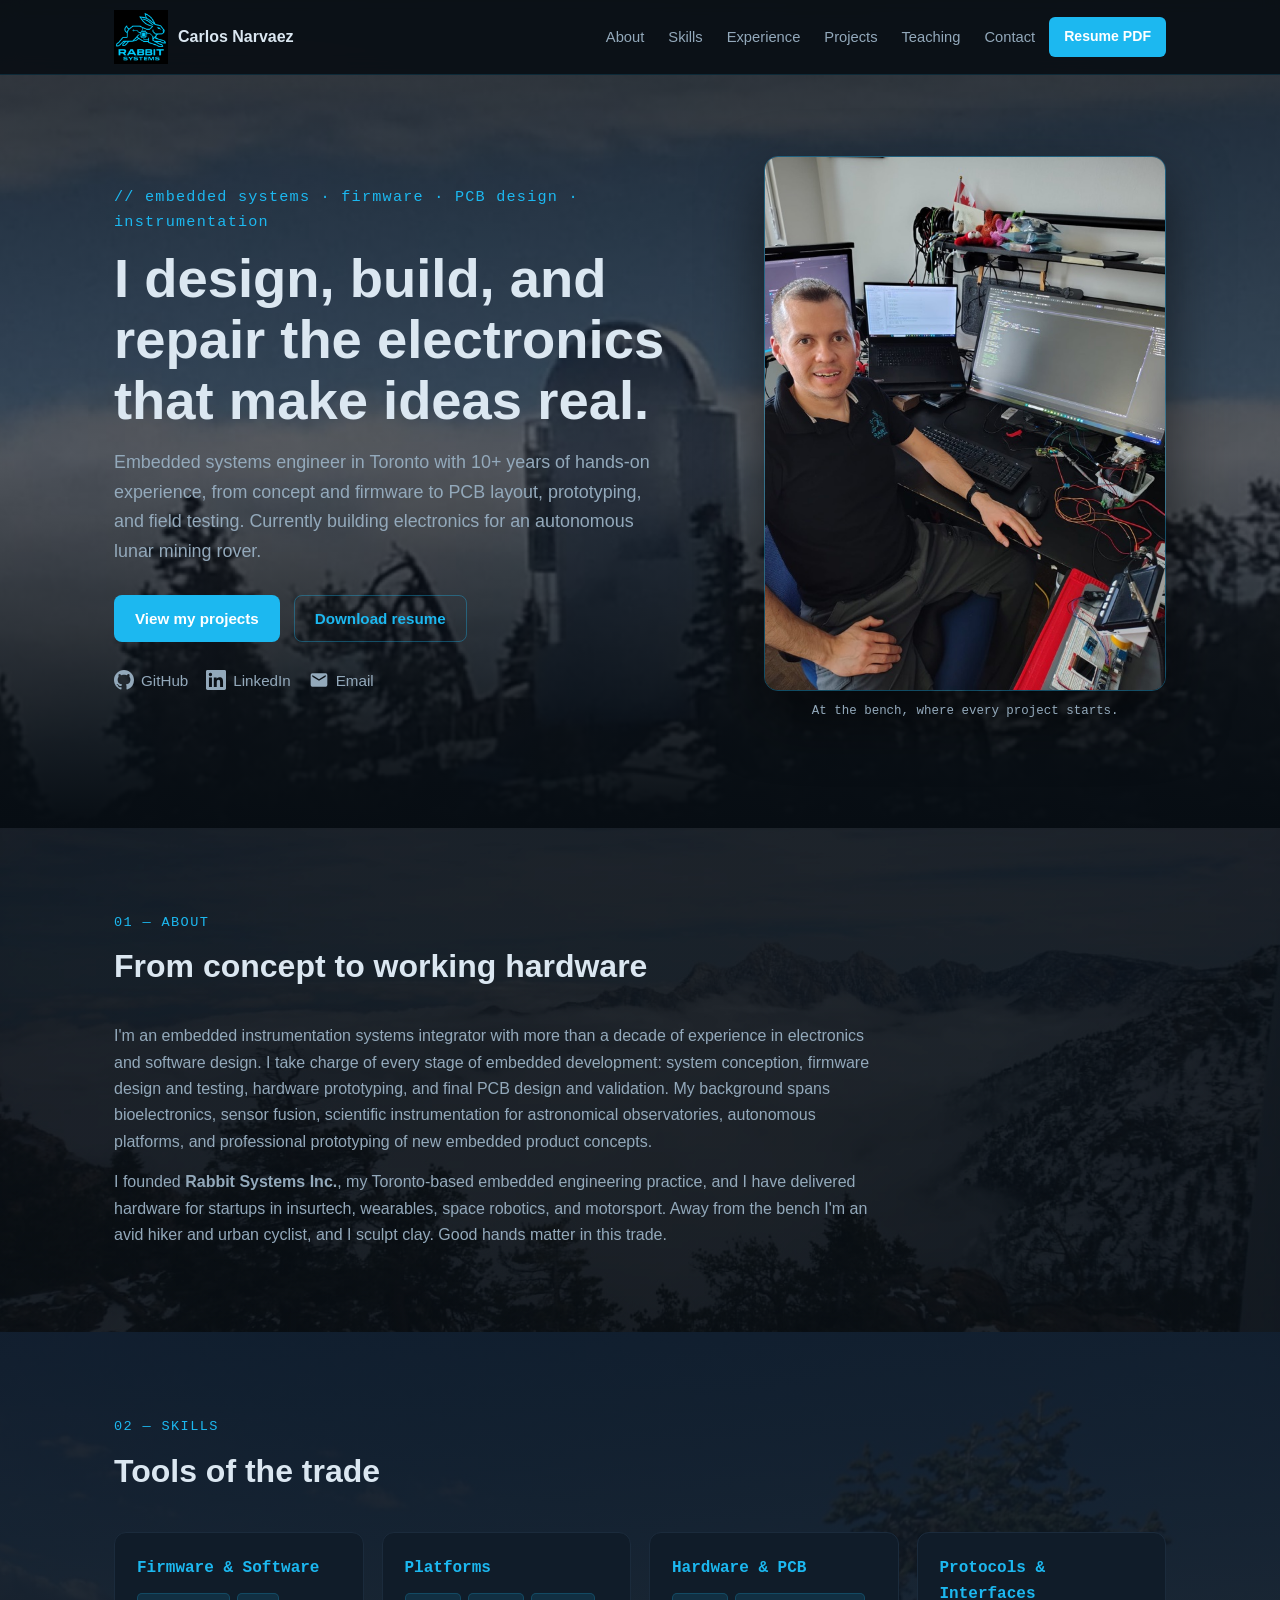
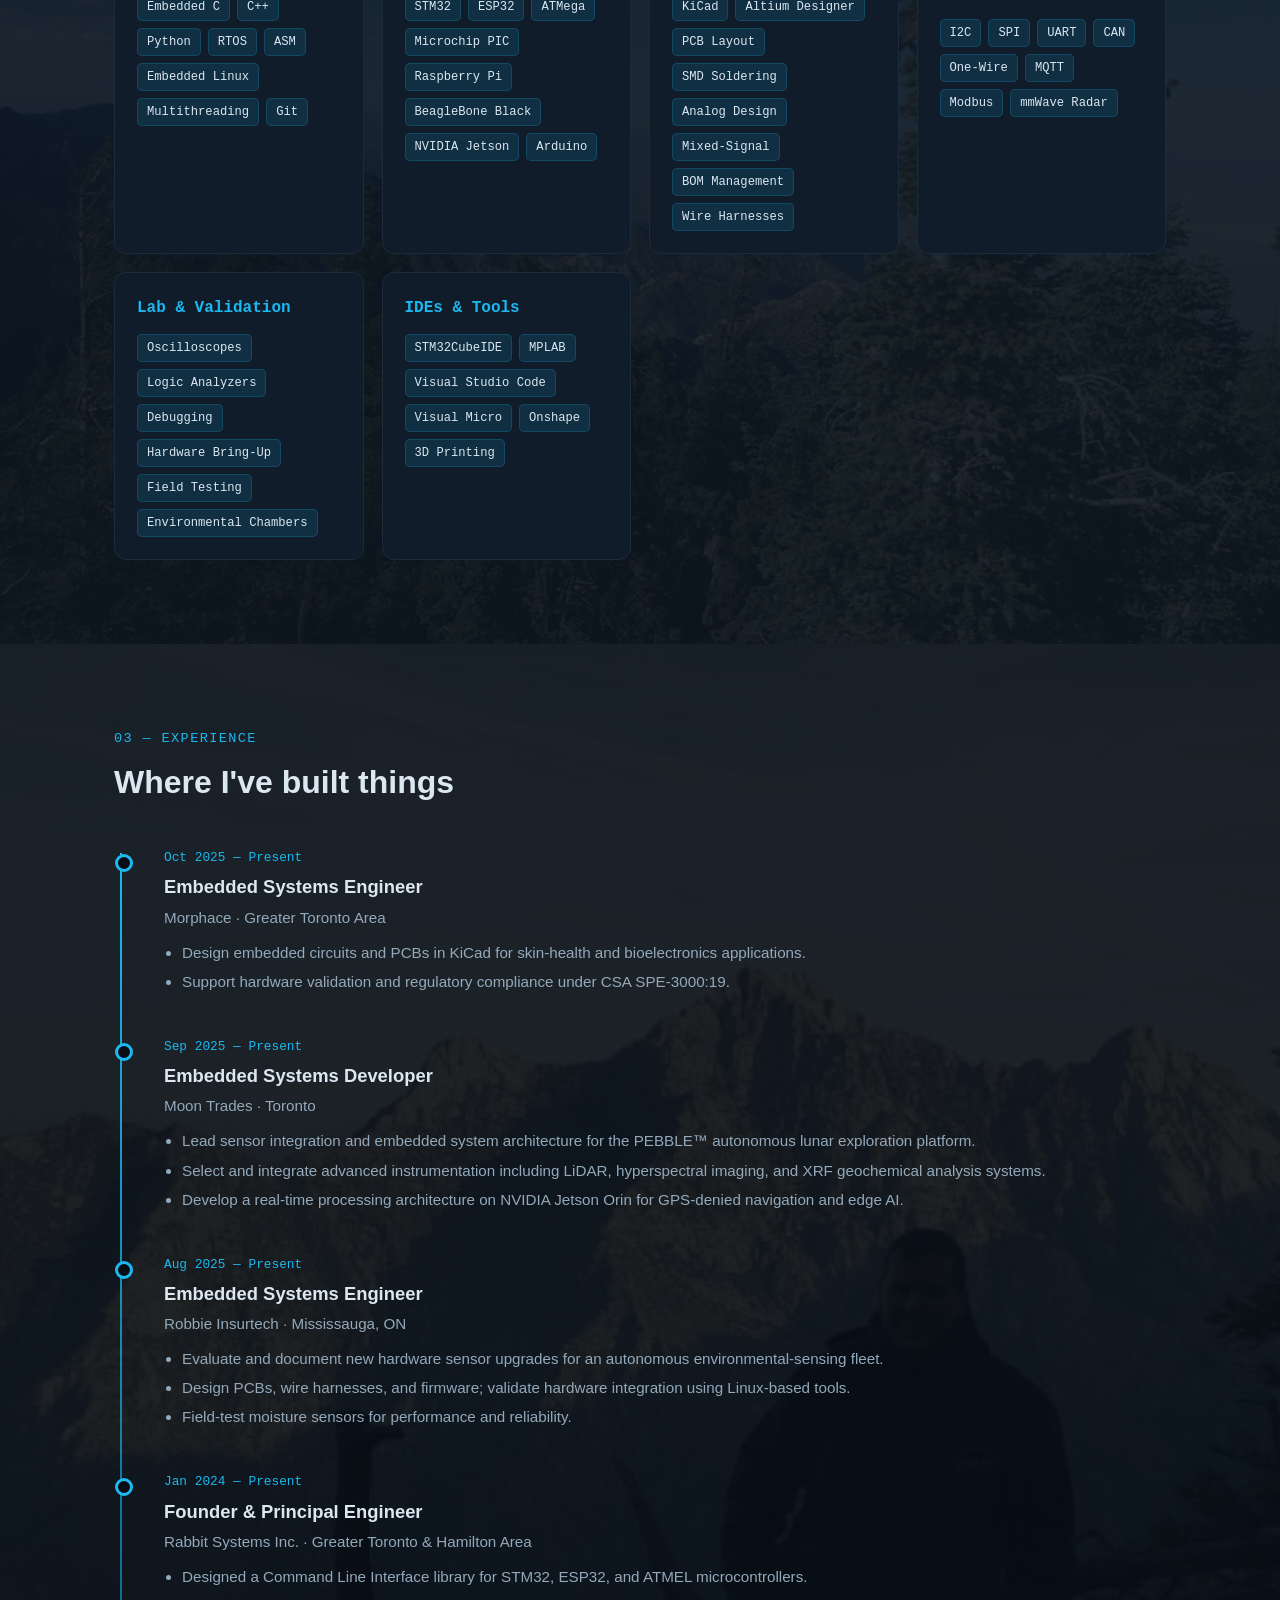
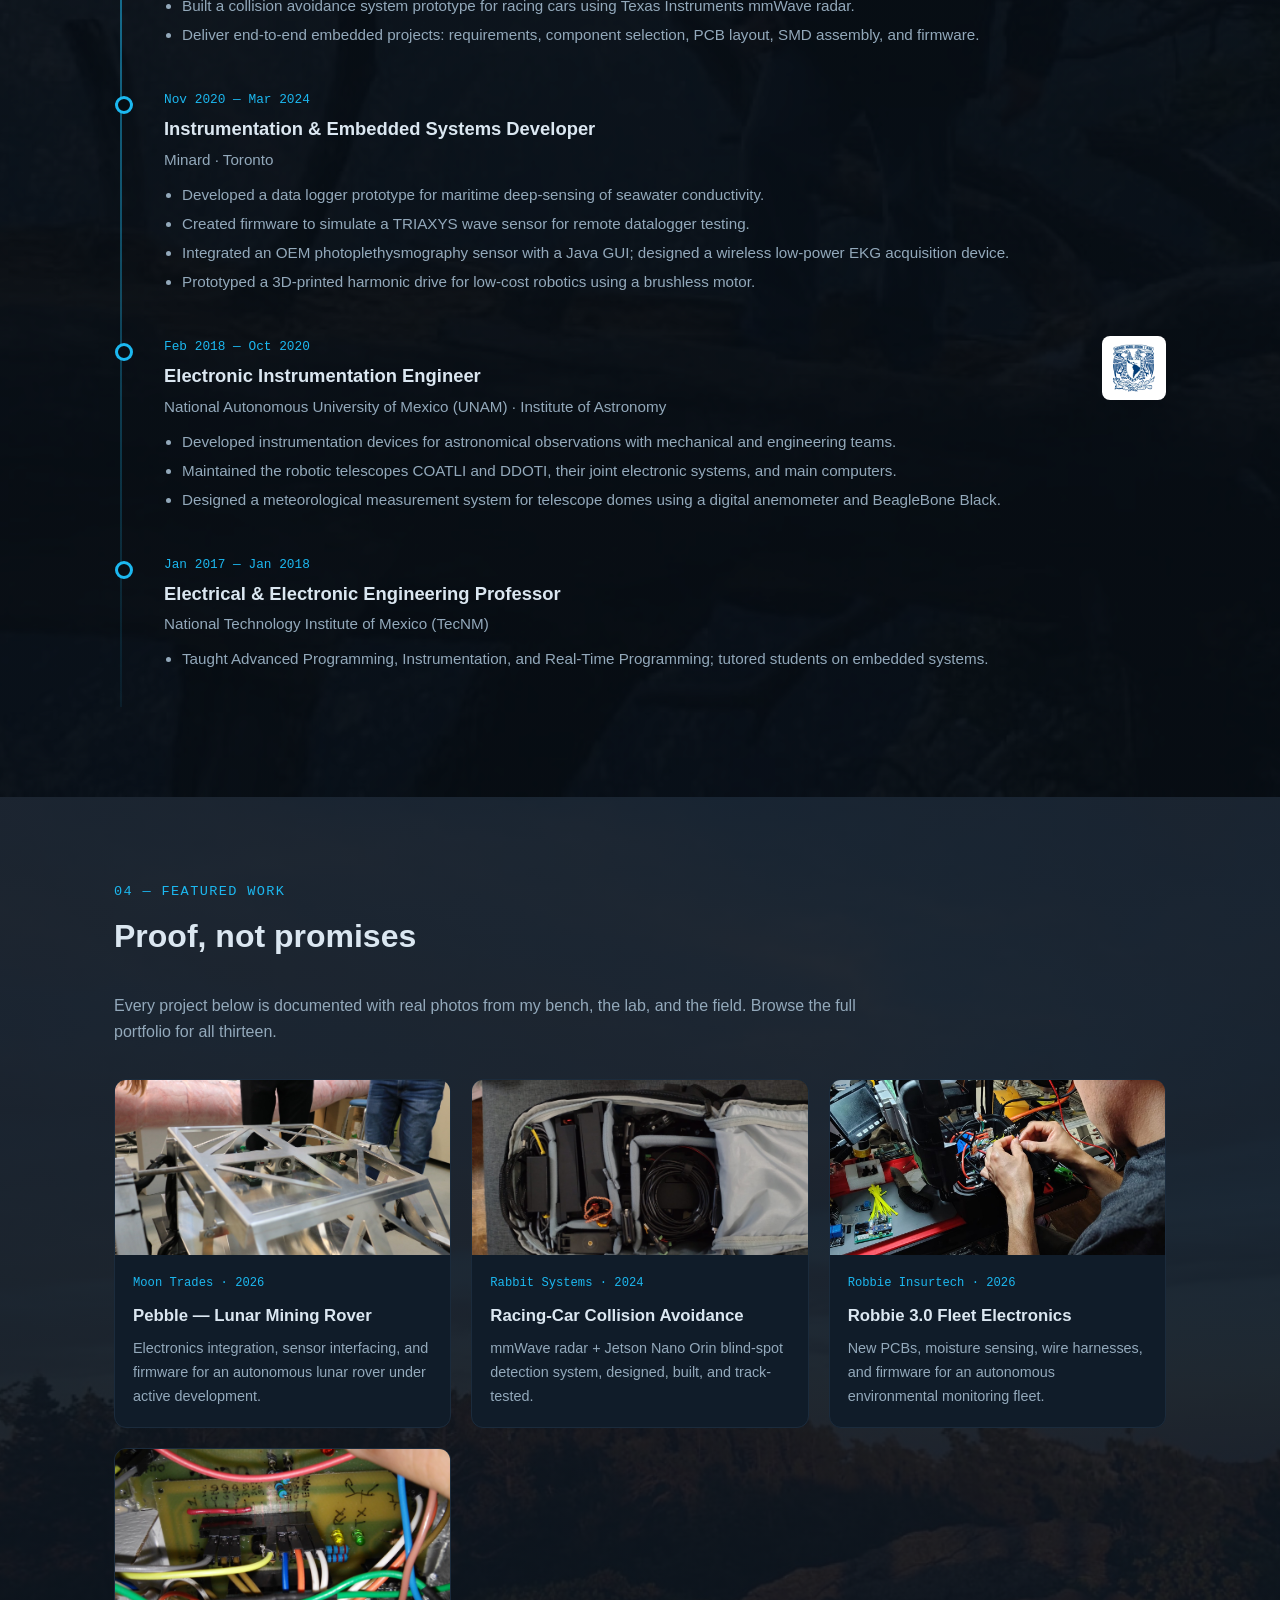
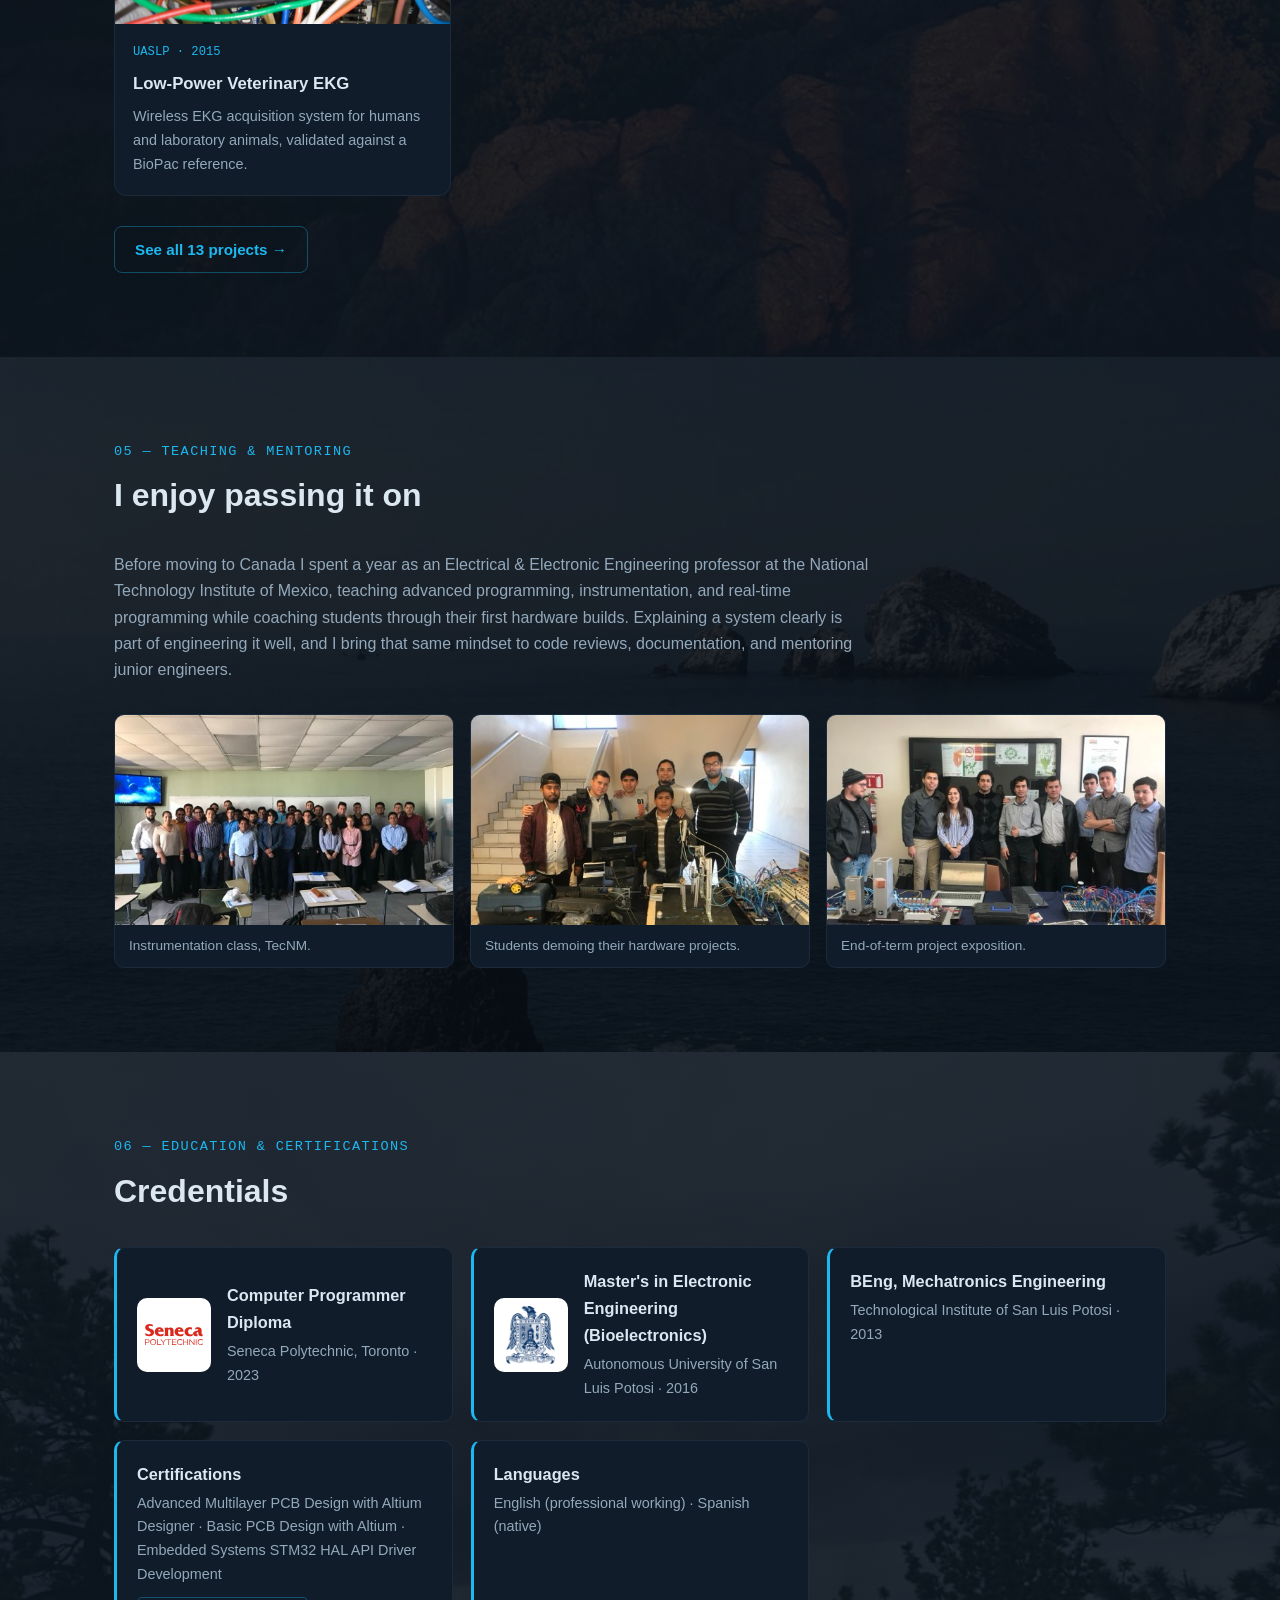
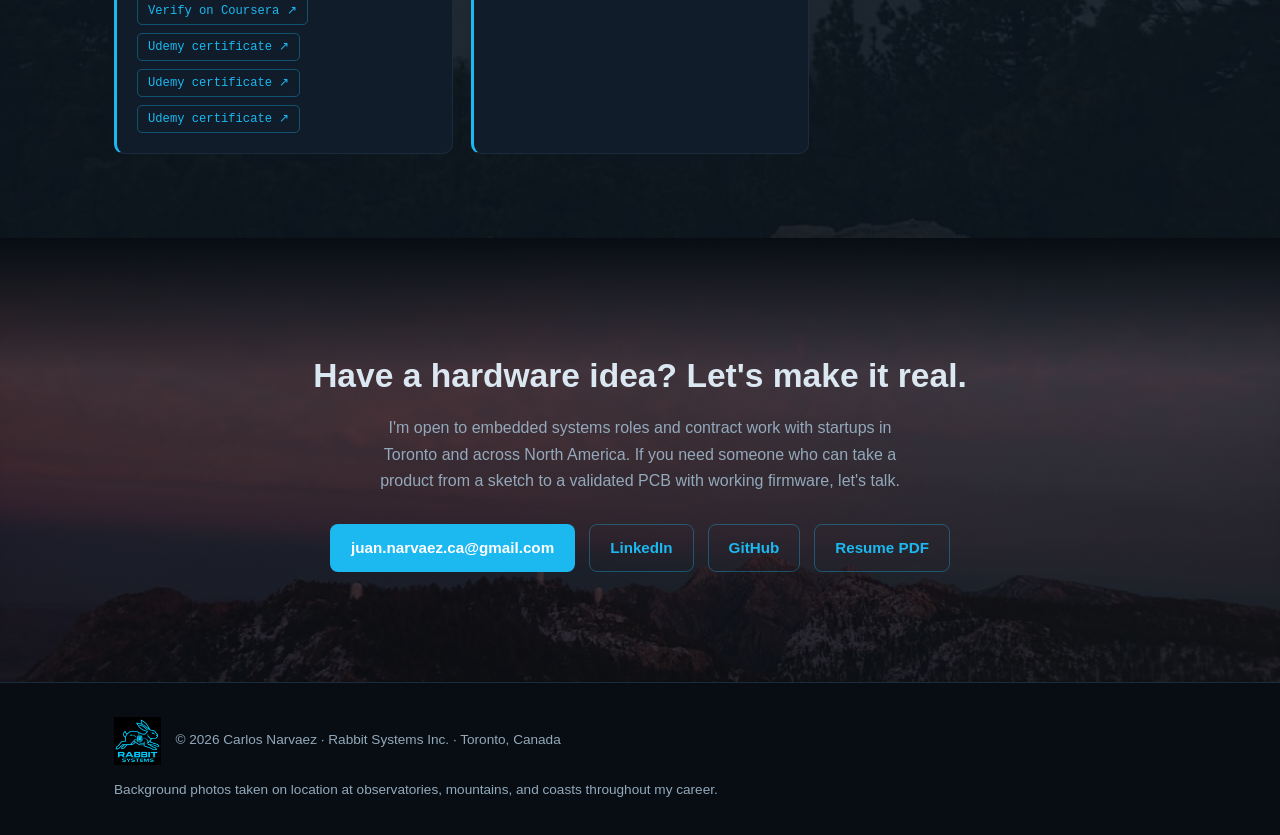
<file: index.html>
<!DOCTYPE html>
<html lang="en">
<head>
  <meta charset="UTF-8">
  <meta name="viewport" content="width=device-width, initial-scale=1.0">
  <title>Carlos Narvaez — Embedded Systems Engineer | Toronto</title>
  <meta name="description" content="Carlos Narvaez is a Toronto-based embedded systems engineer with 10+ years of experience: firmware (Embedded C, C++, STM32, ESP32), PCB design (KiCad, Altium), instrumentation, and bioelectronics. See real hardware projects with photos.">
  <meta name="author" content="Carlos Narvaez">
  <link rel="icon" type="image/png" href="assets/img/favicon.png">
  <link rel="stylesheet" href="css/style.css">
  <link rel="canonical" href="https://carlos-narvaez.ca/">
  <meta property="og:type" content="website">
  <meta property="og:url" content="https://carlos-narvaez.ca/">
  <meta property="og:title" content="Carlos Narvaez — Embedded Systems Engineer | Toronto">
  <meta property="og:description" content="10+ years designing firmware, PCBs, and instrumentation systems, from lunar rover electronics to veterinary EKG devices. Portfolio with real project photos.">
  <meta property="og:image" content="https://carlos-narvaez.ca/assets/img/profile/me.jpg">
  <script type="application/ld+json">
  {
    "@context": "https://schema.org",
    "@type": "Person",
    "name": "Carlos Narvaez",
    "url": "https://carlos-narvaez.ca/",
    "jobTitle": "Embedded Systems Engineer",
    "email": "mailto:juan.narvaez.ca@gmail.com",
    "address": { "@type": "PostalAddress", "addressLocality": "Toronto", "addressRegion": "ON", "addressCountry": "CA" },
    "alumniOf": ["Seneca Polytechnic", "Autonomous University of San Luis Potosi", "Technological Institute of San Luis Potosi"],
    "sameAs": ["https://www.linkedin.com/in/jcarlos-narvaez/", "https://github.com/JCNarvy"]
  }
  </script>
</head>
<body>

<nav class="nav">
  <div class="nav-inner">
    <a class="nav-brand" href="index.html">
      <img src="assets/img/logo-small.png" alt="Rabbit Systems logo">
      <span>Carlos Narvaez</span>
    </a>
    <div class="nav-links">
      <a href="#about">About</a>
      <a href="#skills">Skills</a>
      <a href="#experience">Experience</a>
      <a href="projects.html">Projects</a>
      <a href="#teaching">Teaching</a>
      <a href="#contact">Contact</a>
      <a class="btn btn-primary" href="assets/resume/Carlos-Narvaez-Resume.pdf" download>Resume PDF</a>
    </div>
  </div>
</nav>

<!-- ================= HERO ================= -->
<header class="hero">
  <div class="hero-inner">
    <div>
      <div class="hero-kicker">// embedded systems · firmware · PCB design · instrumentation</div>
      <h1>I design, build, and repair the electronics that make ideas real.</h1>
      <p class="hero-sub">
        Embedded systems engineer in Toronto with 10+ years of hands-on experience, from concept and
        firmware to PCB layout, prototyping, and field testing. Currently building electronics for an
        autonomous lunar mining rover.
      </p>
      <div class="hero-cta">
        <a class="btn btn-primary" href="projects.html">View my projects</a>
        <a class="btn btn-outline" href="assets/resume/Carlos-Narvaez-Resume.pdf" download>Download resume</a>
      </div>
      <div class="hero-social">
        <a href="https://github.com/JCNarvy" target="_blank" rel="noopener">
          <svg viewBox="0 0 16 16" aria-hidden="true"><path d="M8 0C3.58 0 0 3.58 0 8c0 3.54 2.29 6.53 5.47 7.59.4.07.55-.17.55-.38 0-.19-.01-.82-.01-1.49-2.01.37-2.53-.49-2.69-.94-.09-.23-.48-.94-.82-1.13-.28-.15-.68-.52-.01-.53.63-.01 1.08.58 1.23.82.72 1.21 1.87.87 2.33.66.07-.52.28-.87.51-1.07-1.78-.2-3.64-.89-3.64-3.95 0-.87.31-1.59.82-2.15-.08-.2-.36-1.02.08-2.12 0 0 .67-.21 2.2.82.64-.18 1.32-.27 2-.27.68 0 1.36.09 2 .27 1.53-1.04 2.2-.82 2.2-.82.44 1.1.16 1.92.08 2.12.51.56.82 1.27.82 2.15 0 3.07-1.87 3.75-3.65 3.95.29.25.54.73.54 1.48 0 1.07-.01 1.93-.01 2.2 0 .21.15.46.55.38A8.01 8.01 0 0 0 16 8c0-4.42-3.58-8-8-8z"/></svg>
          GitHub
        </a>
        <a href="https://www.linkedin.com/in/jcarlos-narvaez/" target="_blank" rel="noopener">
          <svg viewBox="0 0 24 24" aria-hidden="true"><path d="M20.45 20.45h-3.55v-5.57c0-1.33-.03-3.04-1.85-3.04-1.85 0-2.14 1.45-2.14 2.94v5.67H9.35V9h3.41v1.56h.05c.48-.9 1.64-1.85 3.37-1.85 3.6 0 4.27 2.37 4.27 5.46v6.28zM5.34 7.43a2.06 2.06 0 1 1 0-4.12 2.06 2.06 0 0 1 0 4.12zM7.12 20.45H3.56V9h3.56v11.45zM22.22 0H1.77C.79 0 0 .77 0 1.72v20.55C0 23.23.79 24 1.77 24h20.45c.98 0 1.78-.77 1.78-1.73V1.72C24 .77 23.2 0 22.22 0z"/></svg>
          LinkedIn
        </a>
        <a href="mailto:juan.narvaez.ca@gmail.com">
          <svg viewBox="0 0 24 24" aria-hidden="true"><path d="M20 4H4a2 2 0 0 0-2 2v12a2 2 0 0 0 2 2h16a2 2 0 0 0 2-2V6a2 2 0 0 0-2-2zm0 4-8 5-8-5V6l8 5 8-5v2z"/></svg>
          Email
        </a>
      </div>
    </div>
    <figure class="hero-photo">
      <img src="assets/img/profile/me.jpg" alt="Carlos Narvaez at his workbench, surrounded by embedded systems prototypes, oscilloscope probes, and development boards.">
      <figcaption>At the bench, where every project starts.</figcaption>
    </figure>
  </div>
</header>

<!-- ================= ABOUT ================= -->
<section id="about">
  <div class="container reveal">
    <div class="section-kicker">01 — about</div>
    <h2 class="section-title">From concept to working hardware</h2>
    <p class="lead">
      I'm an embedded instrumentation systems integrator with more than a decade of experience in electronics
      and software design. I take charge of every stage of embedded development: system conception, firmware
      design and testing, hardware prototyping, and final PCB design and validation. My background spans
      bioelectronics, sensor fusion, scientific instrumentation for astronomical observatories, autonomous
      platforms, and professional prototyping of new embedded product concepts.
    </p>
    <p class="lead" style="margin-top: 14px;">
      I founded <strong>Rabbit Systems Inc.</strong>, my Toronto-based embedded engineering practice, and I have
      delivered hardware for startups in insurtech, wearables, space robotics, and motorsport. Away from the
      bench I'm an avid hiker and urban cyclist, and I sculpt clay. Good hands matter in this trade.
    </p>
  </div>
</section>

<!-- ================= SKILLS ================= -->
<section id="skills" class="alt">
  <div class="container reveal">
    <div class="section-kicker">02 — skills</div>
    <h2 class="section-title">Tools of the trade</h2>
    <div class="skills-grid">
      <div class="skill-card">
        <h3>Firmware &amp; Software</h3>
        <div class="tags">
          <span class="tag">Embedded C</span><span class="tag">C++</span><span class="tag">Python</span>
          <span class="tag">RTOS</span><span class="tag">ASM</span><span class="tag">Embedded Linux</span>
          <span class="tag">Multithreading</span><span class="tag">Git</span>
        </div>
      </div>
      <div class="skill-card">
        <h3>Platforms</h3>
        <div class="tags">
          <span class="tag">STM32</span><span class="tag">ESP32</span><span class="tag">ATMega</span>
          <span class="tag">Microchip PIC</span><span class="tag">Raspberry Pi</span>
          <span class="tag">BeagleBone Black</span><span class="tag">NVIDIA Jetson</span><span class="tag">Arduino</span>
        </div>
      </div>
      <div class="skill-card">
        <h3>Hardware &amp; PCB</h3>
        <div class="tags">
          <span class="tag">KiCad</span><span class="tag">Altium Designer</span><span class="tag">PCB Layout</span>
          <span class="tag">SMD Soldering</span><span class="tag">Analog Design</span>
          <span class="tag">Mixed-Signal</span><span class="tag">BOM Management</span><span class="tag">Wire Harnesses</span>
        </div>
      </div>
      <div class="skill-card">
        <h3>Protocols &amp; Interfaces</h3>
        <div class="tags">
          <span class="tag">I2C</span><span class="tag">SPI</span><span class="tag">UART</span>
          <span class="tag">CAN</span><span class="tag">One-Wire</span><span class="tag">MQTT</span>
          <span class="tag">Modbus</span><span class="tag">mmWave Radar</span>
        </div>
      </div>
      <div class="skill-card">
        <h3>Lab &amp; Validation</h3>
        <div class="tags">
          <span class="tag">Oscilloscopes</span><span class="tag">Logic Analyzers</span>
          <span class="tag">Debugging</span><span class="tag">Hardware Bring-Up</span>
          <span class="tag">Field Testing</span><span class="tag">Environmental Chambers</span>
        </div>
      </div>
      <div class="skill-card">
        <h3>IDEs &amp; Tools</h3>
        <div class="tags">
          <span class="tag">STM32CubeIDE</span><span class="tag">MPLAB</span><span class="tag">Visual Studio Code</span>
          <span class="tag">Visual Micro</span><span class="tag">Onshape</span><span class="tag">3D Printing</span>
        </div>
      </div>
    </div>
  </div>
</section>

<!-- ================= EXPERIENCE ================= -->
<section id="experience">
  <div class="container reveal">
    <div class="section-kicker">03 — experience</div>
    <h2 class="section-title">Where I've built things</h2>
    <div class="timeline">
      <div class="tl-item">
        <div class="tl-date">Oct 2025 — Present</div>
        <h3>Embedded Systems Engineer</h3>
        <div class="tl-company">Morphace · Greater Toronto Area</div>
        <ul>
          <li>Design embedded circuits and PCBs in KiCad for skin-health and bioelectronics applications.</li>
          <li>Support hardware validation and regulatory compliance under CSA SPE-3000:19.</li>
        </ul>
      </div>
      <div class="tl-item">
        <div class="tl-date">Sep 2025 — Present</div>
        <h3>Embedded Systems Developer</h3>
        <div class="tl-company">Moon Trades · Toronto</div>
        <ul>
          <li>Lead sensor integration and embedded system architecture for the PEBBLE™ autonomous lunar exploration platform.</li>
          <li>Select and integrate advanced instrumentation including LiDAR, hyperspectral imaging, and XRF geochemical analysis systems.</li>
          <li>Develop a real-time processing architecture on NVIDIA Jetson Orin for GPS-denied navigation and edge AI.</li>
        </ul>
      </div>
      <div class="tl-item">
        <div class="tl-date">Aug 2025 — Present</div>
        <h3>Embedded Systems Engineer</h3>
        <div class="tl-company">Robbie Insurtech · Mississauga, ON</div>
        <ul>
          <li>Evaluate and document new hardware sensor upgrades for an autonomous environmental-sensing fleet.</li>
          <li>Design PCBs, wire harnesses, and firmware; validate hardware integration using Linux-based tools.</li>
          <li>Field-test moisture sensors for performance and reliability.</li>
        </ul>
      </div>
      <div class="tl-item">
        <div class="tl-date">Jan 2024 — Present</div>
        <h3>Founder &amp; Principal Engineer</h3>
        <div class="tl-company">Rabbit Systems Inc. · Greater Toronto &amp; Hamilton Area</div>
        <ul>
          <li>Designed a Command Line Interface library for STM32, ESP32, and ATMEL microcontrollers.</li>
          <li>Built a collision avoidance system prototype for racing cars using Texas Instruments mmWave radar.</li>
          <li>Deliver end-to-end embedded projects: requirements, component selection, PCB layout, SMD assembly, and firmware.</li>
        </ul>
      </div>
      <div class="tl-item">
        <div class="tl-date">Nov 2020 — Mar 2024</div>
        <h3>Instrumentation &amp; Embedded Systems Developer</h3>
        <div class="tl-company">Minard · Toronto</div>
        <ul>
          <li>Developed a data logger prototype for maritime deep-sensing of seawater conductivity.</li>
          <li>Created firmware to simulate a TRIAXYS wave sensor for remote datalogger testing.</li>
          <li>Integrated an OEM photoplethysmography sensor with a Java GUI; designed a wireless low-power EKG acquisition device.</li>
          <li>Prototyped a 3D-printed harmonic drive for low-cost robotics using a brushless motor.</li>
        </ul>
      </div>
      <div class="tl-item">
        <img class="tl-logo" src="assets/img/edu/unam.webp" alt="National Autonomous University of Mexico crest">
        <div class="tl-date">Feb 2018 — Oct 2020</div>
        <h3>Electronic Instrumentation Engineer</h3>
        <div class="tl-company">National Autonomous University of Mexico (UNAM) · Institute of Astronomy</div>
        <ul>
          <li>Developed instrumentation devices for astronomical observations with mechanical and engineering teams.</li>
          <li>Maintained the robotic telescopes COATLI and DDOTI, their joint electronic systems, and main computers.</li>
          <li>Designed a meteorological measurement system for telescope domes using a digital anemometer and BeagleBone Black.</li>
        </ul>
      </div>
      <div class="tl-item">
        <div class="tl-date">Jan 2017 — Jan 2018</div>
        <h3>Electrical &amp; Electronic Engineering Professor</h3>
        <div class="tl-company">National Technology Institute of Mexico (TecNM)</div>
        <ul>
          <li>Taught Advanced Programming, Instrumentation, and Real-Time Programming; tutored students on embedded systems.</li>
        </ul>
      </div>
    </div>
  </div>
</section>

<!-- ================= FEATURED PROJECTS ================= -->
<section id="featured" class="alt">
  <div class="container reveal">
    <div class="section-kicker">04 — featured work</div>
    <h2 class="section-title">Proof, not promises</h2>
    <p class="lead">Every project below is documented with real photos from my bench, the lab, and the field. Browse the full portfolio for all thirteen.</p>
    <div class="cards">
      <a class="card" href="projects.html#pebble">
        <img src="assets/img/projects/pebble/rover.jpg" alt="Pebble autonomous lunar mining rover prototype.">
        <div class="card-body">
          <div class="card-meta">Moon Trades · 2026</div>
          <h3>Pebble — Lunar Mining Rover</h3>
          <p>Electronics integration, sensor interfacing, and firmware for an autonomous lunar rover under active development.</p>
        </div>
      </a>
      <a class="card" href="projects.html#cas">
        <img src="assets/img/projects/cas/final-prototype.jpg" alt="Final prototype of the collision avoidance system for racing cars.">
        <div class="card-body">
          <div class="card-meta">Rabbit Systems · 2024</div>
          <h3>Racing-Car Collision Avoidance</h3>
          <p>mmWave radar + Jetson Nano Orin blind-spot detection system, designed, built, and track-tested.</p>
        </div>
      </a>
      <a class="card" href="projects.html#robbie3">
        <img src="assets/img/projects/robbie3/installing-and-testing.jpg" alt="Installing and testing Robbie 3.0 fleet electronics.">
        <div class="card-body">
          <div class="card-meta">Robbie Insurtech · 2026</div>
          <h3>Robbie 3.0 Fleet Electronics</h3>
          <p>New PCBs, moisture sensing, wire harnesses, and firmware for an autonomous environmental monitoring fleet.</p>
        </div>
      </a>
      <a class="card" href="projects.html#ekg">
        <img src="assets/img/projects/ekg/testing-pcb.jpg" alt="Testing the low-power veterinary EKG acquisition PCB.">
        <div class="card-body">
          <div class="card-meta">UASLP · 2015</div>
          <h3>Low-Power Veterinary EKG</h3>
          <p>Wireless EKG acquisition system for humans and laboratory animals, validated against a BioPac reference.</p>
        </div>
      </a>
    </div>
    <p style="margin-top: 30px;"><a class="btn btn-outline" href="projects.html">See all 13 projects →</a></p>
  </div>
</section>

<!-- ================= TEACHING ================= -->
<section id="teaching">
  <div class="container reveal">
    <div class="section-kicker">05 — teaching &amp; mentoring</div>
    <h2 class="section-title">I enjoy passing it on</h2>
    <p class="lead">
      Before moving to Canada I spent a year as an Electrical &amp; Electronic Engineering professor at the
      National Technology Institute of Mexico, teaching advanced programming, instrumentation, and real-time
      programming while coaching students through their first hardware builds. Explaining a system clearly is
      part of engineering it well, and I bring that same mindset to code reviews, documentation, and mentoring
      junior engineers.
    </p>
    <div class="teach-grid">
      <figure>
        <a href="assets/img/teaching/img-0789.jpg"><img src="assets/img/teaching/img-0789-thumb.jpg" alt="Carlos Narvaez's engineering classroom with students."></a>
        <figcaption>Instrumentation class, TecNM.</figcaption>
      </figure>
      <figure>
        <a href="assets/img/teaching/img-3818.jpg"><img src="assets/img/teaching/img-3818-thumb.jpg" alt="Students presenting their robotics and electronics projects."></a>
        <figcaption>Students demoing their hardware projects.</figcaption>
      </figure>
      <figure>
        <a href="assets/img/teaching/img-3821.jpg"><img src="assets/img/teaching/img-3821-thumb.jpg" alt="Student project exposition with electronics benches and trainers."></a>
        <figcaption>End-of-term project exposition.</figcaption>
      </figure>
    </div>
  </div>
</section>

<!-- ================= EDUCATION ================= -->
<section id="education" class="alt">
  <div class="container reveal">
    <div class="section-kicker">06 — education &amp; certifications</div>
    <h2 class="section-title">Credentials</h2>
    <div class="edu-grid">
      <div class="edu-card with-logo">
        <div class="logo-chip"><img src="assets/img/edu/seneca.svg" alt="Seneca Polytechnic logo"></div>
        <div>
          <h3>Computer Programmer Diploma</h3>
          <p>Seneca Polytechnic, Toronto · 2023</p>
        </div>
      </div>
      <div class="edu-card with-logo">
        <div class="logo-chip"><img src="assets/img/edu/uaslp.webp" alt="Autonomous University of San Luis Potosi crest"></div>
        <div>
          <h3>Master's in Electronic Engineering (Bioelectronics)</h3>
          <p>Autonomous University of San Luis Potosi · 2016</p>
        </div>
      </div>
      <div class="edu-card">
        <h3>BEng, Mechatronics Engineering</h3>
        <p>Technological Institute of San Luis Potosi · 2013</p>
      </div>
      <div class="edu-card">
        <h3>Certifications</h3>
        <p>Advanced Multilayer PCB Design with Altium Designer · Basic PCB Design with Altium · Embedded Systems STM32 HAL API Driver Development</p>
        <div class="cert-links">
          <a href="https://www.coursera.org/account/accomplishments/certificate/P7L7G3GD2JYP" target="_blank" rel="noopener">Verify on Coursera ↗</a>
          <a href="https://www.udemy.com/certificate/UC-ad2d3280-270d-4924-ab99-2cfc462488ae/" target="_blank" rel="noopener">Udemy certificate ↗</a>
          <a href="https://www.udemy.com/certificate/UC-54c64a7a-c6da-4728-87a1-704600e54622/" target="_blank" rel="noopener">Udemy certificate ↗</a>
          <a href="https://www.udemy.com/certificate/UC-5749f362-1ae8-4e4f-a79b-cbe5ec59d3d6/" target="_blank" rel="noopener">Udemy certificate ↗</a>
        </div>
      </div>
      <div class="edu-card">
        <h3>Languages</h3>
        <p>English (professional working) · Spanish (native)</p>
      </div>
    </div>
  </div>
</section>

<!-- ================= CONTACT ================= -->
<section id="contact" class="contact">
  <div class="container reveal">
    <h2>Have a hardware idea? Let's make it real.</h2>
    <p>
      I'm open to embedded systems roles and contract work with startups in Toronto and across North America.
      If you need someone who can take a product from a sketch to a validated PCB with working firmware, let's talk.
    </p>
    <div class="contact-actions">
      <a class="btn btn-primary" href="mailto:juan.narvaez.ca@gmail.com">juan.narvaez.ca@gmail.com</a>
      <a class="btn btn-outline" href="https://www.linkedin.com/in/jcarlos-narvaez/" target="_blank" rel="noopener">LinkedIn</a>
      <a class="btn btn-outline" href="https://github.com/JCNarvy" target="_blank" rel="noopener">GitHub</a>
      <a class="btn btn-outline" href="assets/resume/Carlos-Narvaez-Resume.pdf" download>Resume PDF</a>
    </div>
  </div>
</section>

<footer>
  <div class="footer-inner">
    <img src="assets/img/logo-small.png" alt="Rabbit Systems logo">
    <span>© 2026 Carlos Narvaez · Rabbit Systems Inc. · Toronto, Canada</span>
    <span class="spacer"></span>
    <span>Background photos taken on location at observatories, mountains, and coasts throughout my career.</span>
  </div>
</footer>

<script src="js/main.js"></script>
</body>
</html>
</file>
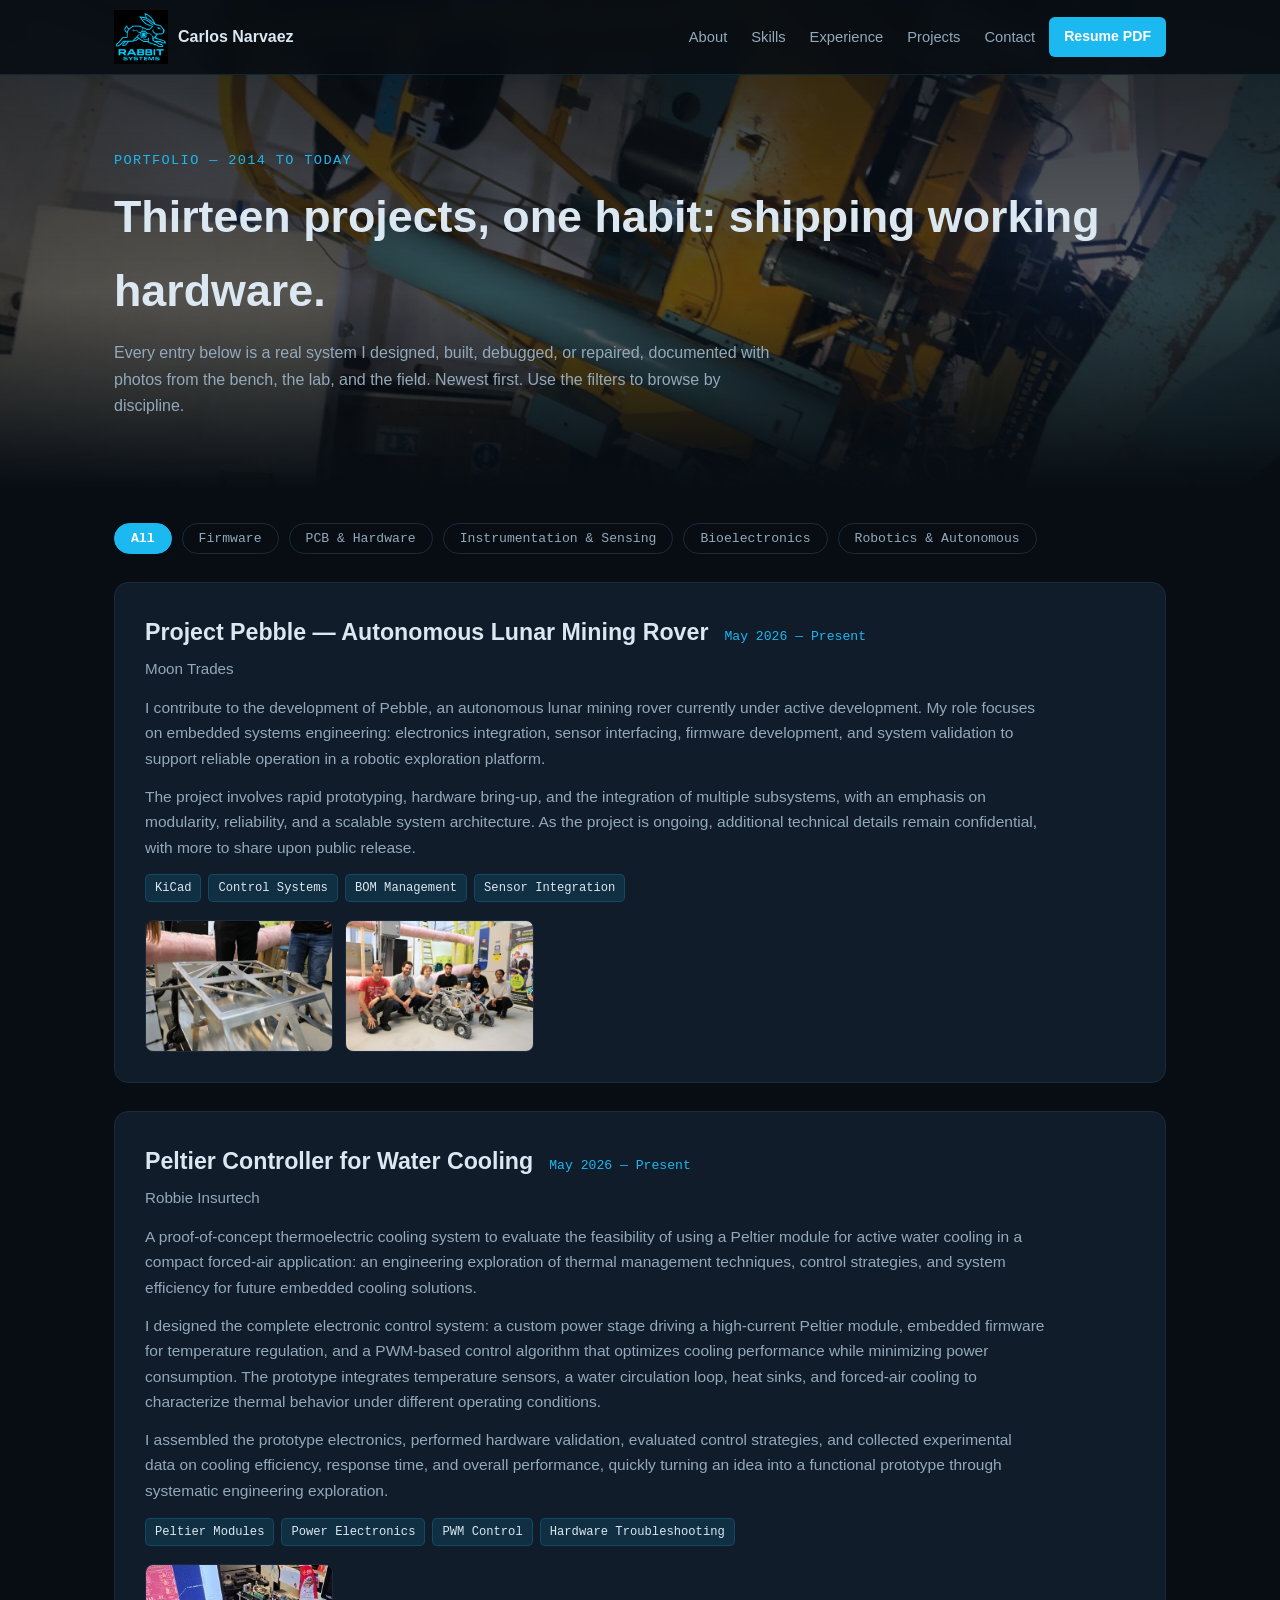
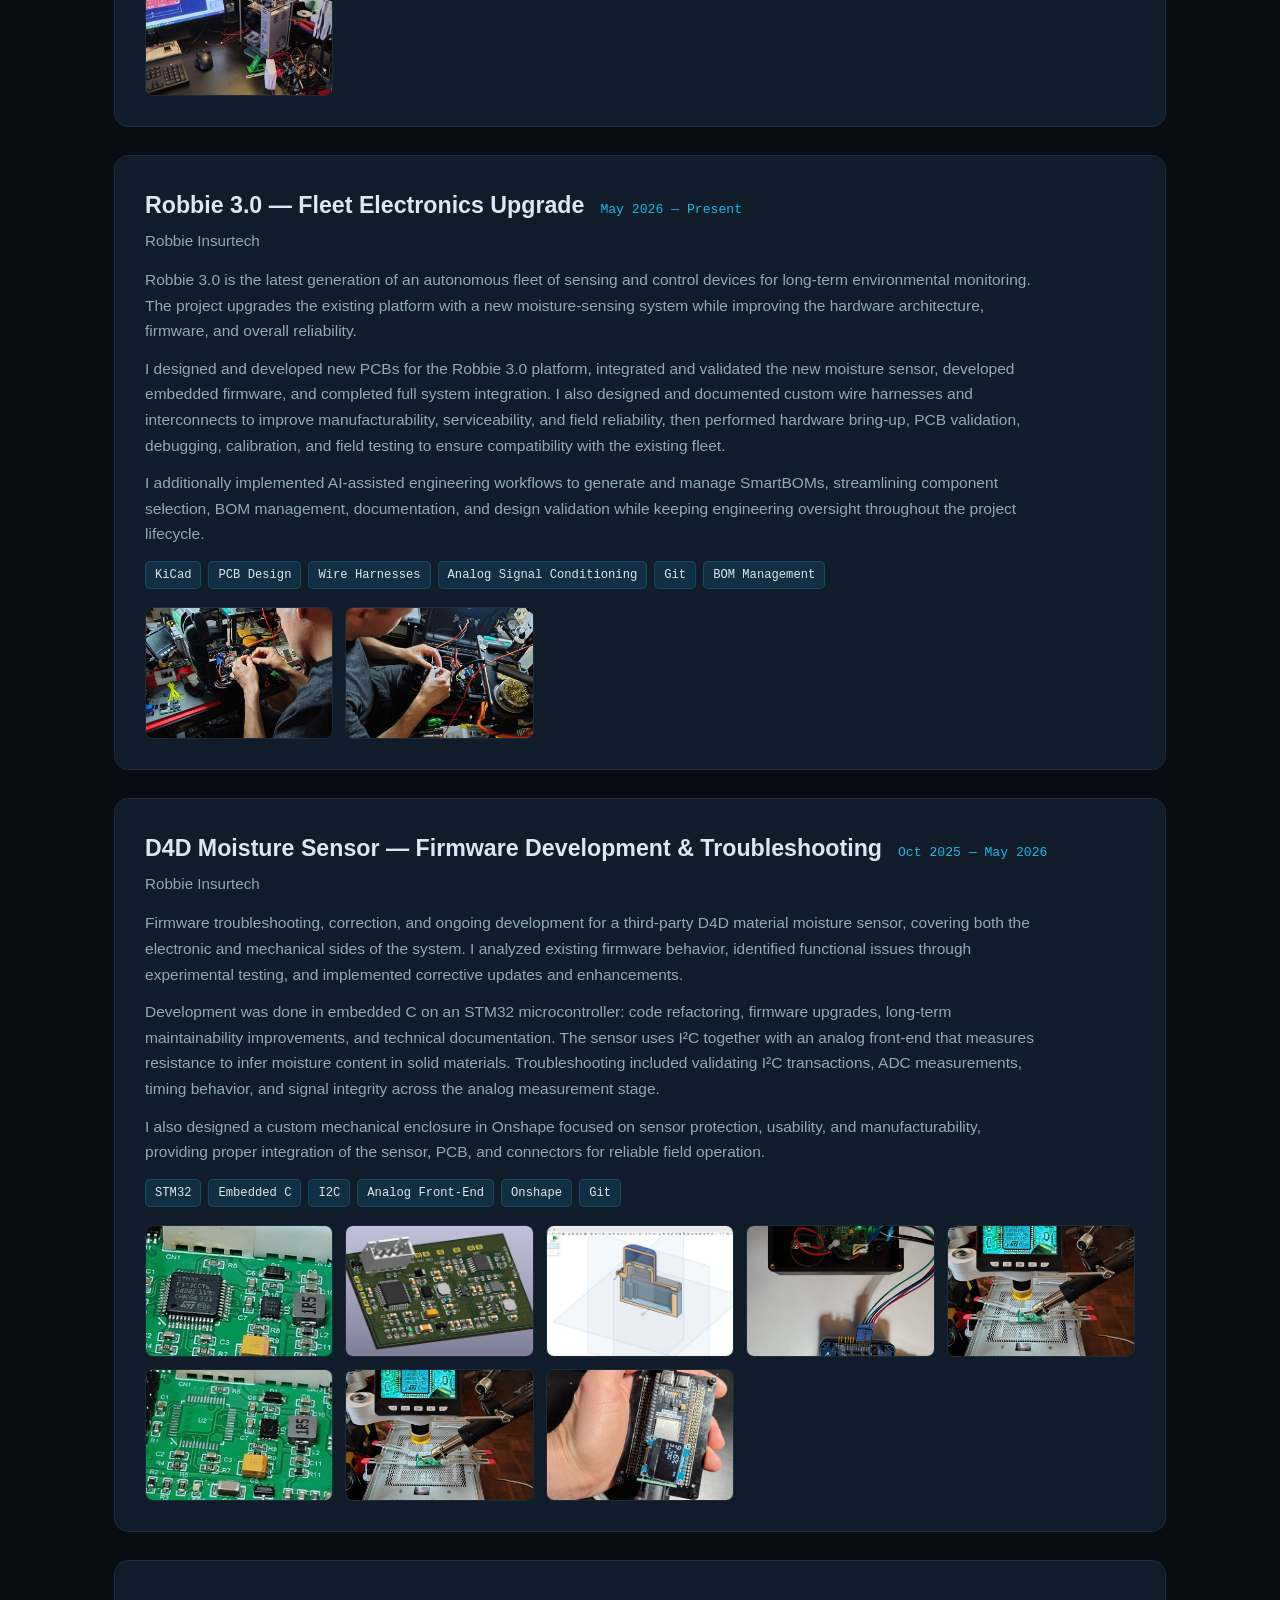
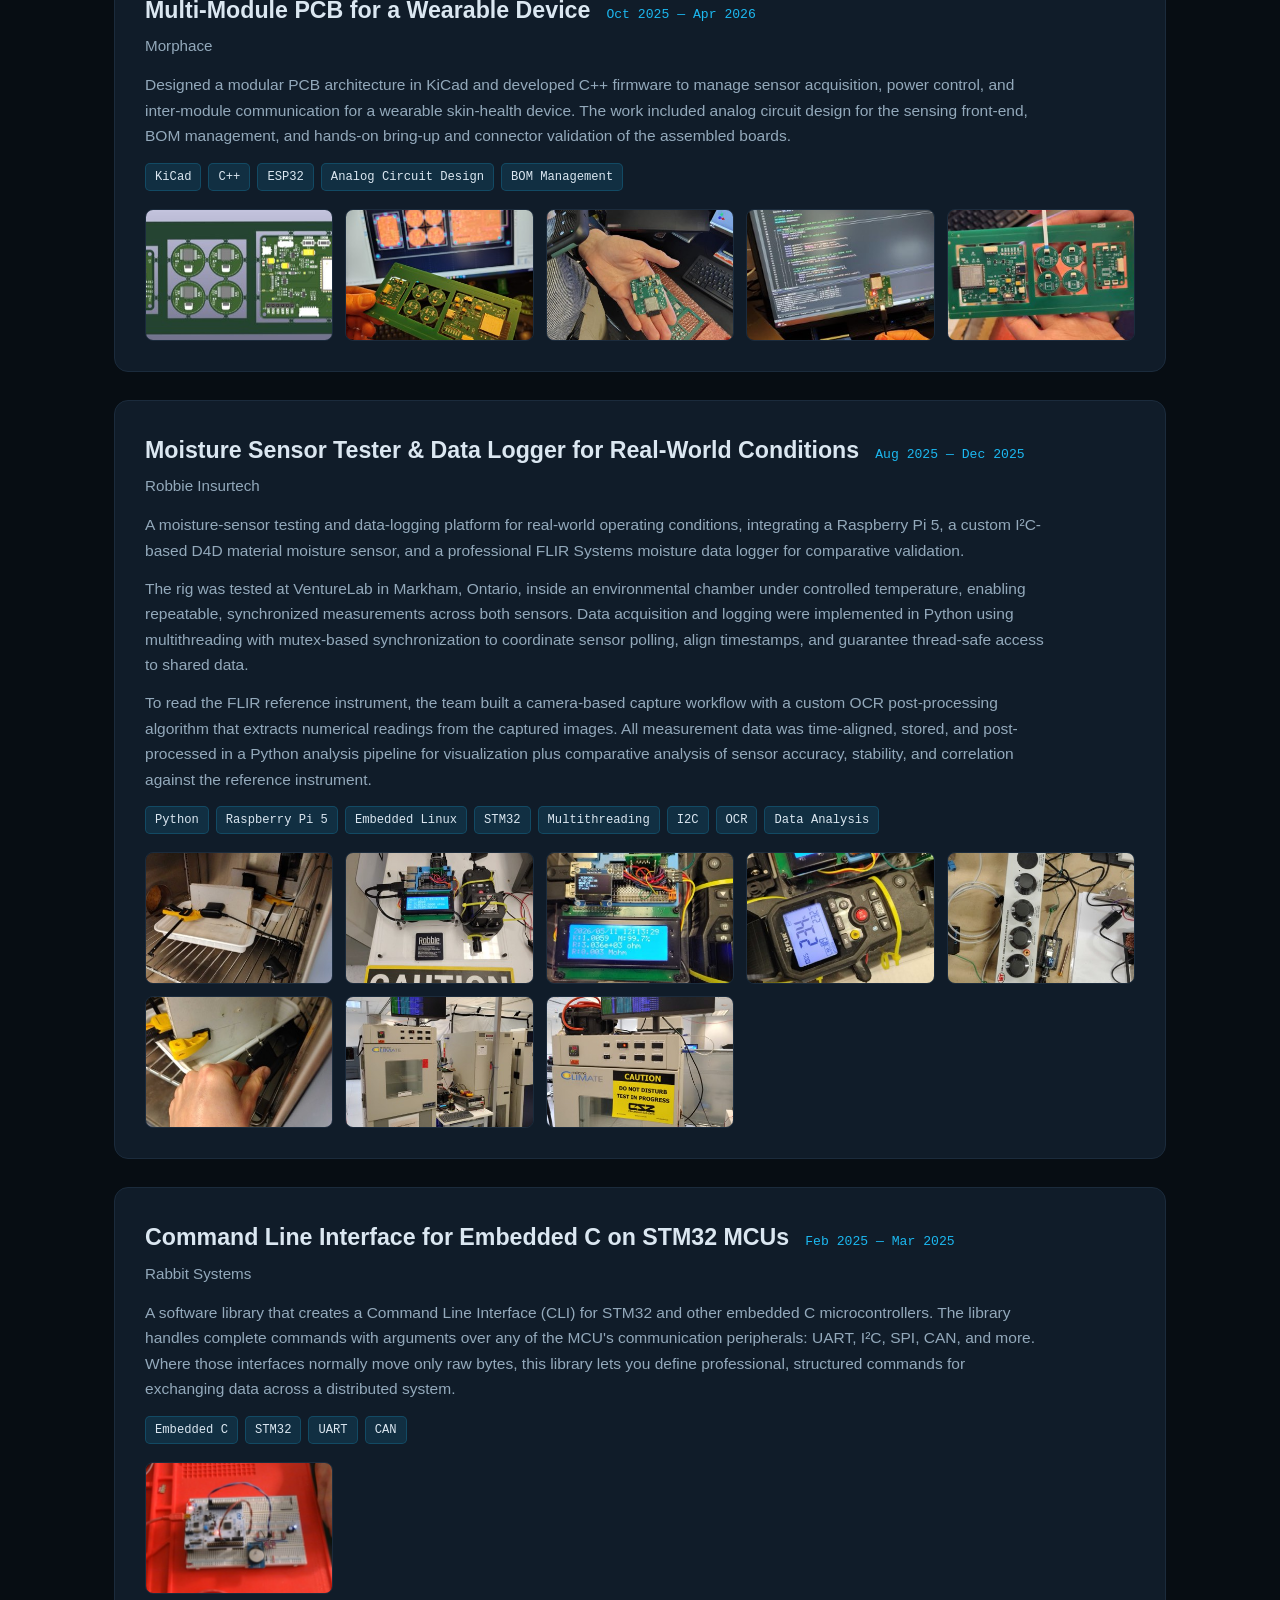
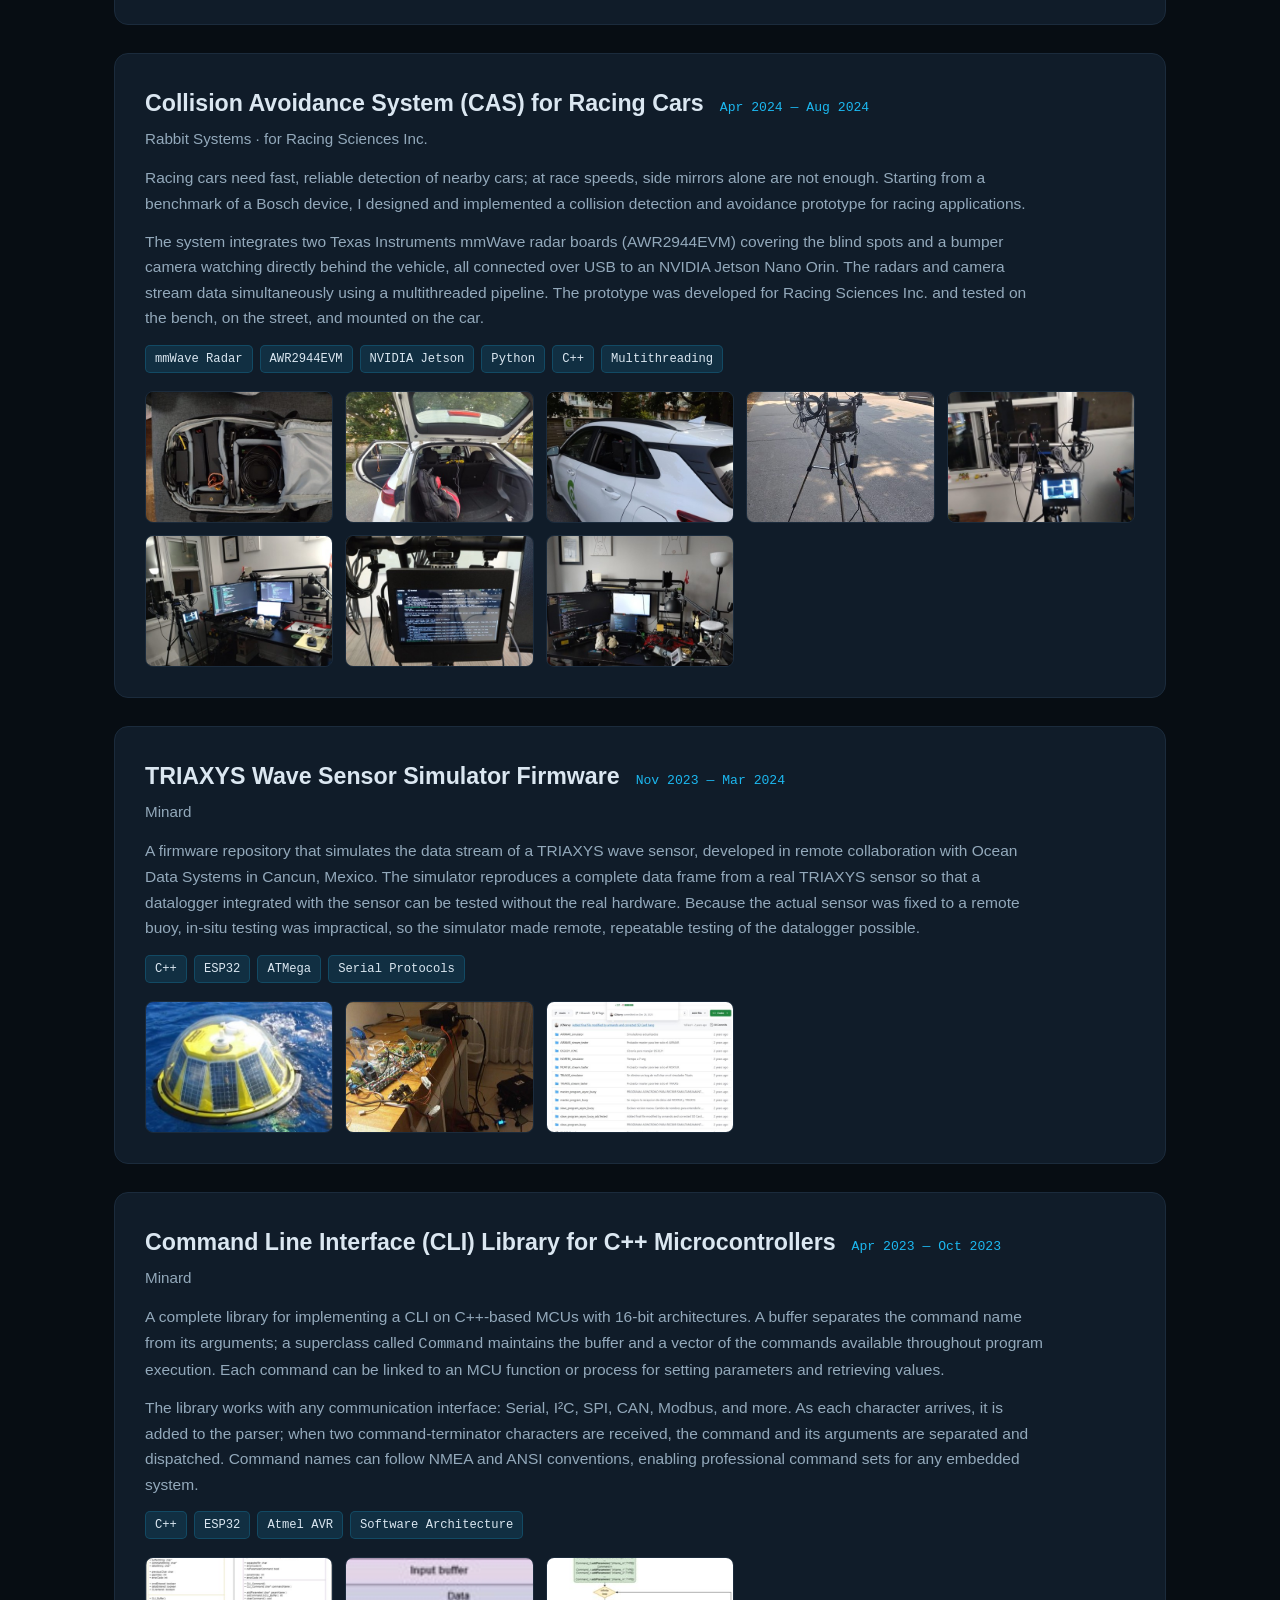
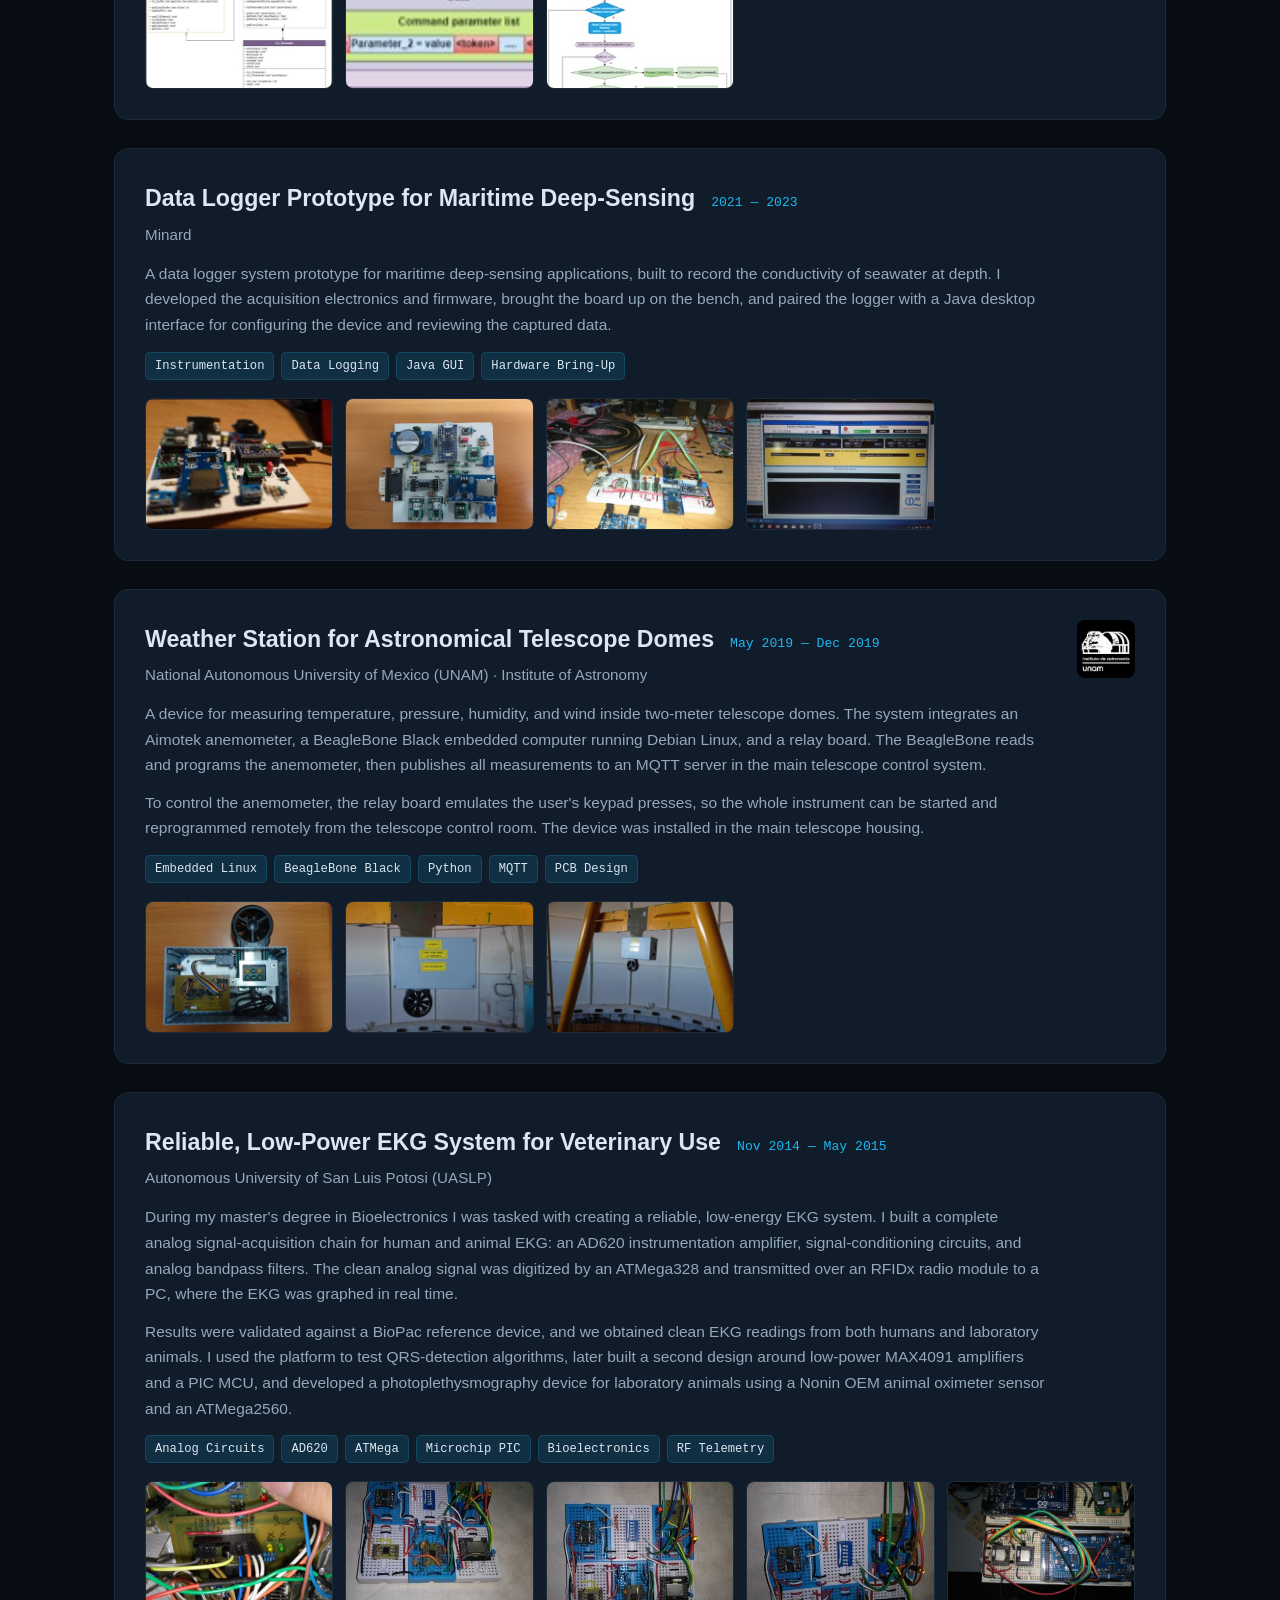
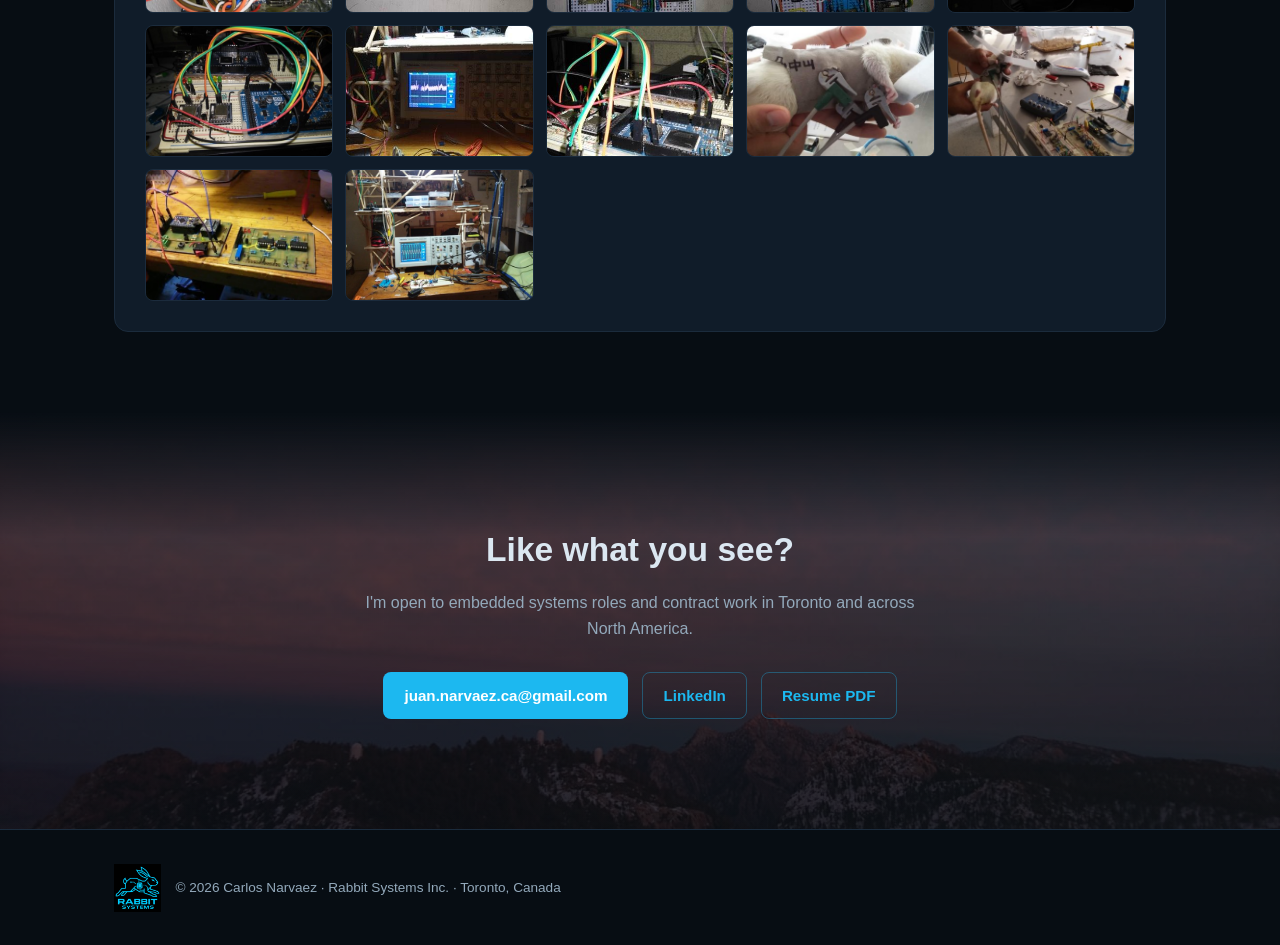
<file: projects.html>
<!DOCTYPE html>
<html lang="en">
<head>
  <meta charset="UTF-8">
  <meta name="viewport" content="width=device-width, initial-scale=1.0">
  <title>Projects — Carlos Narvaez | Embedded Systems Engineer, Toronto</title>
  <meta name="description" content="Thirteen embedded systems projects by Carlos Narvaez: lunar rover electronics, mmWave collision avoidance, moisture-sensing fleets, wearable PCBs, telescope instrumentation, and veterinary EKG systems, all documented with real photos.">
  <meta name="author" content="Carlos Narvaez">
  <link rel="icon" type="image/png" href="assets/img/favicon.png">
  <link rel="stylesheet" href="css/style.css">
  <link rel="canonical" href="https://carlos-narvaez.ca/projects.html">
  <meta property="og:type" content="website">
  <meta property="og:url" content="https://carlos-narvaez.ca/projects.html">
  <meta property="og:title" content="Projects — Carlos Narvaez, Embedded Systems Engineer">
  <meta property="og:description" content="A decade of embedded hardware, firmware, and instrumentation projects with real build photos.">
  <meta property="og:image" content="https://carlos-narvaez.ca/assets/img/projects/pebble/rover.jpg">
</head>
<body>

<nav class="nav">
  <div class="nav-inner">
    <a class="nav-brand" href="index.html">
      <img src="assets/img/logo-small.png" alt="Rabbit Systems logo">
      <span>Carlos Narvaez</span>
    </a>
    <div class="nav-links">
      <a href="index.html#about">About</a>
      <a href="index.html#skills">Skills</a>
      <a href="index.html#experience">Experience</a>
      <a href="projects.html">Projects</a>
      <a href="index.html#contact">Contact</a>
      <a class="btn btn-primary" href="assets/resume/Carlos-Narvaez-Resume.pdf" download>Resume PDF</a>
    </div>
  </div>
</nav>

<header class="page-hero">
  <div class="container">
    <div class="section-kicker">portfolio — 2014 to today</div>
    <h1>Thirteen projects, one habit: shipping working hardware.</h1>
    <p>
      Every entry below is a real system I designed, built, debugged, or repaired, documented with photos
      from the bench, the lab, and the field. Newest first. Use the filters to browse by discipline.
    </p>
  </div>
</header>

<main class="container" style="padding-bottom: 80px;">

  <div class="filters">
    <button class="chip active" data-filter="all">All</button>
    <button class="chip" data-filter="firmware">Firmware</button>
    <button class="chip" data-filter="hardware">PCB &amp; Hardware</button>
    <button class="chip" data-filter="instrumentation">Instrumentation &amp; Sensing</button>
    <button class="chip" data-filter="bioelectronics">Bioelectronics</button>
    <button class="chip" data-filter="robotics">Robotics &amp; Autonomous</button>
  </div>

  <!-- 1. Pebble -->
  <article class="project reveal" id="pebble" data-cats="robotics hardware firmware">
    <div class="project-head">
      <h2>Project Pebble — Autonomous Lunar Mining Rover</h2>
      <span class="project-meta">May 2026 — Present</span>
    </div>
    <div class="project-company">Moon Trades</div>
    <p>
      I contribute to the development of Pebble, an autonomous lunar mining rover currently under active
      development. My role focuses on embedded systems engineering: electronics integration, sensor
      interfacing, firmware development, and system validation to support reliable operation in a robotic
      exploration platform.
    </p>
    <p>
      The project involves rapid prototyping, hardware bring-up, and the integration of multiple subsystems,
      with an emphasis on modularity, reliability, and a scalable system architecture. As the project is
      ongoing, additional technical details remain confidential, with more to share upon public release.
    </p>
    <div class="tags"><span class="tag">KiCad</span><span class="tag">Control Systems</span><span class="tag">BOM Management</span><span class="tag">Sensor Integration</span></div>
    <div class="gallery">
      <a href="assets/img/projects/pebble/rover.jpg"><img src="assets/img/projects/pebble/rover-thumb.jpg" alt="Pebble lunar mining rover prototype chassis during development."></a>
      <a href="assets/img/projects/pebble/team.jpg"><img src="assets/img/projects/pebble/team-thumb.jpg" alt="The Pebble rover engineering team at work."></a>
    </div>
  </article>

  <!-- 2. Peltier -->
  <article class="project reveal" id="peltier" data-cats="hardware firmware">
    <div class="project-head">
      <h2>Peltier Controller for Water Cooling</h2>
      <span class="project-meta">May 2026 — Present</span>
    </div>
    <div class="project-company">Robbie Insurtech</div>
    <p>
      A proof-of-concept thermoelectric cooling system to evaluate the feasibility of using a Peltier module
      for active water cooling in a compact forced-air application: an engineering exploration of thermal
      management techniques, control strategies, and system efficiency for future embedded cooling solutions.
    </p>
    <p>
      I designed the complete electronic control system: a custom power stage driving a high-current Peltier
      module, embedded firmware for temperature regulation, and a PWM-based control algorithm that optimizes
      cooling performance while minimizing power consumption. The prototype integrates temperature sensors, a
      water circulation loop, heat sinks, and forced-air cooling to characterize thermal behavior under
      different operating conditions.
    </p>
    <p>
      I assembled the prototype electronics, performed hardware validation, evaluated control strategies, and
      collected experimental data on cooling efficiency, response time, and overall performance, quickly
      turning an idea into a functional prototype through systematic engineering exploration.
    </p>
    <div class="tags"><span class="tag">Peltier Modules</span><span class="tag">Power Electronics</span><span class="tag">PWM Control</span><span class="tag">Hardware Troubleshooting</span></div>
    <div class="gallery">
      <a href="assets/img/projects/peltier/peltier-prototype.jpg"><img src="assets/img/projects/peltier/peltier-prototype-thumb.jpg" alt="Peltier thermoelectric water-cooling controller prototype with power stage and sensors."></a>
    </div>
  </article>

  <!-- 3. Robbie 3.0 -->
  <article class="project reveal" id="robbie3" data-cats="hardware firmware instrumentation">
    <div class="project-head">
      <h2>Robbie 3.0 — Fleet Electronics Upgrade</h2>
      <span class="project-meta">May 2026 — Present</span>
    </div>
    <div class="project-company">Robbie Insurtech</div>
    <p>
      Robbie 3.0 is the latest generation of an autonomous fleet of sensing and control devices for long-term
      environmental monitoring. The project upgrades the existing platform with a new moisture-sensing system
      while improving the hardware architecture, firmware, and overall reliability.
    </p>
    <p>
      I designed and developed new PCBs for the Robbie 3.0 platform, integrated and validated the new moisture
      sensor, developed embedded firmware, and completed full system integration. I also designed and
      documented custom wire harnesses and interconnects to improve manufacturability, serviceability, and
      field reliability, then performed hardware bring-up, PCB validation, debugging, calibration, and field
      testing to ensure compatibility with the existing fleet.
    </p>
    <p>
      I additionally implemented AI-assisted engineering workflows to generate and manage SmartBOMs,
      streamlining component selection, BOM management, documentation, and design validation while keeping
      engineering oversight throughout the project lifecycle.
    </p>
    <div class="tags"><span class="tag">KiCad</span><span class="tag">PCB Design</span><span class="tag">Wire Harnesses</span><span class="tag">Analog Signal Conditioning</span><span class="tag">Git</span><span class="tag">BOM Management</span></div>
    <div class="gallery">
      <a href="assets/img/projects/robbie3/installing-and-testing.jpg"><img src="assets/img/projects/robbie3/installing-and-testing-thumb.jpg" alt="Installing and testing the upgraded Robbie 3.0 electronics in the field."></a>
      <a href="assets/img/projects/robbie3/testing-sensor.jpg"><img src="assets/img/projects/robbie3/testing-sensor-thumb.jpg" alt="Bench-testing the new moisture sensor for the Robbie 3.0 platform."></a>
    </div>
  </article>

  <!-- 4. D4D -->
  <article class="project reveal" id="d4d" data-cats="firmware instrumentation hardware">
    <div class="project-head">
      <h2>D4D Moisture Sensor — Firmware Development &amp; Troubleshooting</h2>
      <span class="project-meta">Oct 2025 — May 2026</span>
    </div>
    <div class="project-company">Robbie Insurtech</div>
    <p>
      Firmware troubleshooting, correction, and ongoing development for a third-party D4D material moisture
      sensor, covering both the electronic and mechanical sides of the system. I analyzed existing firmware
      behavior, identified functional issues through experimental testing, and implemented corrective updates
      and enhancements.
    </p>
    <p>
      Development was done in embedded C on an STM32 microcontroller: code refactoring, firmware upgrades,
      long-term maintainability improvements, and technical documentation. The sensor uses I²C together with
      an analog front-end that measures resistance to infer moisture content in solid materials.
      Troubleshooting included validating I²C transactions, ADC measurements, timing behavior, and signal
      integrity across the analog measurement stage.
    </p>
    <p>
      I also designed a custom mechanical enclosure in Onshape focused on sensor protection, usability, and
      manufacturability, providing proper integration of the sensor, PCB, and connectors for reliable field
      operation.
    </p>
    <div class="tags"><span class="tag">STM32</span><span class="tag">Embedded C</span><span class="tag">I2C</span><span class="tag">Analog Front-End</span><span class="tag">Onshape</span><span class="tag">Git</span></div>
    <div class="gallery">
      <a href="assets/img/projects/d4d/pcb.jpg"><img src="assets/img/projects/d4d/pcb-thumb.jpg" alt="D4D moisture sensor PCB on the bench."></a>
      <a href="assets/img/projects/d4d/renderized-pcb.jpg"><img src="assets/img/projects/d4d/renderized-pcb-thumb.jpg" alt="3D render of the D4D moisture sensor PCB."></a>
      <a href="assets/img/projects/d4d/case-d4d.jpg"><img src="assets/img/projects/d4d/case-d4d-thumb.jpg" alt="Custom mechanical enclosure designed in Onshape for the D4D sensor."></a>
      <a href="assets/img/projects/d4d/pcb-firmware-uploading-troubleshooting.jpg"><img src="assets/img/projects/d4d/pcb-firmware-uploading-troubleshooting-thumb.jpg" alt="Troubleshooting firmware uploading on the D4D sensor PCB."></a>
      <a href="assets/img/projects/d4d/resoldering-mcu.jpg"><img src="assets/img/projects/d4d/resoldering-mcu-thumb.jpg" alt="Resoldering the STM32 microcontroller under magnification."></a>
      <a href="assets/img/projects/d4d/resoldering-the-mcu.jpg"><img src="assets/img/projects/d4d/resoldering-the-mcu-thumb.jpg" alt="SMD rework of the microcontroller on the D4D board."></a>
      <a href="assets/img/projects/d4d/rework.jpg"><img src="assets/img/projects/d4d/rework-thumb.jpg" alt="PCB rework station during D4D board repair."></a>
      <a href="assets/img/projects/d4d/serial-quick-tester-esp32.jpg"><img src="assets/img/projects/d4d/serial-quick-tester-esp32-thumb.jpg" alt="ESP32-based serial quick tester used to validate the D4D sensor."></a>
    </div>
  </article>

  <!-- 5. Wearable -->
  <article class="project reveal" id="wearable" data-cats="hardware bioelectronics firmware">
    <div class="project-head">
      <h2>Multi-Module PCB for a Wearable Device</h2>
      <span class="project-meta">Oct 2025 — Apr 2026</span>
    </div>
    <div class="project-company">Morphace</div>
    <p>
      Designed a modular PCB architecture in KiCad and developed C++ firmware to manage sensor acquisition,
      power control, and inter-module communication for a wearable skin-health device. The work included
      analog circuit design for the sensing front-end, BOM management, and hands-on bring-up and connector
      validation of the assembled boards.
    </p>
    <div class="tags"><span class="tag">KiCad</span><span class="tag">C++</span><span class="tag">ESP32</span><span class="tag">Analog Circuit Design</span><span class="tag">BOM Management</span></div>
    <div class="gallery">
      <a href="assets/img/projects/wearable/pcb.jpg"><img src="assets/img/projects/wearable/pcb-thumb.jpg" alt="Multi-module wearable device PCB, assembled."></a>
      <a href="assets/img/projects/wearable/pcb-ready.jpg"><img src="assets/img/projects/wearable/pcb-ready-thumb.jpg" alt="Finished wearable PCB ready for integration."></a>
      <a href="assets/img/projects/wearable/unboxing.jpg"><img src="assets/img/projects/wearable/unboxing-thumb.jpg" alt="Unboxing the first fabricated batch of wearable PCBs."></a>
      <a href="assets/img/projects/wearable/first-quick-test.jpg"><img src="assets/img/projects/wearable/first-quick-test-thumb.jpg" alt="First power-on quick test of the wearable board."></a>
      <a href="assets/img/projects/wearable/testing-connectors.jpg"><img src="assets/img/projects/wearable/testing-connectors-thumb.jpg" alt="Testing inter-module connectors on the wearable PCB."></a>
    </div>
  </article>

  <!-- 6. Moisture tester -->
  <article class="project reveal" id="moisture-tester" data-cats="instrumentation firmware">
    <div class="project-head">
      <h2>Moisture Sensor Tester &amp; Data Logger for Real-World Conditions</h2>
      <span class="project-meta">Aug 2025 — Dec 2025</span>
    </div>
    <div class="project-company">Robbie Insurtech</div>
    <p>
      A moisture-sensor testing and data-logging platform for real-world operating conditions, integrating a
      Raspberry Pi 5, a custom I²C-based D4D material moisture sensor, and a professional FLIR Systems
      moisture data logger for comparative validation.
    </p>
    <p>
      The rig was tested at VentureLab in Markham, Ontario, inside an environmental chamber under controlled
      temperature, enabling repeatable, synchronized measurements across both sensors. Data acquisition and
      logging were implemented in Python using multithreading with mutex-based synchronization to coordinate
      sensor polling, align timestamps, and guarantee thread-safe access to shared data.
    </p>
    <p>
      To read the FLIR reference instrument, the team built a camera-based capture workflow with a custom OCR
      post-processing algorithm that extracts numerical readings from the captured images. All measurement
      data was time-aligned, stored, and post-processed in a Python analysis pipeline for visualization plus
      comparative analysis of sensor accuracy, stability, and correlation against the reference instrument.
    </p>
    <div class="tags"><span class="tag">Python</span><span class="tag">Raspberry Pi 5</span><span class="tag">Embedded Linux</span><span class="tag">STM32</span><span class="tag">Multithreading</span><span class="tag">I2C</span><span class="tag">OCR</span><span class="tag">Data Analysis</span></div>
    <div class="gallery">
      <a href="assets/img/projects/moisture-tester/temperature-chamber-tester.jpg"><img src="assets/img/projects/moisture-tester/temperature-chamber-tester-thumb.jpg" alt="Test rig inside the environmental temperature chamber at VentureLab."></a>
      <a href="assets/img/projects/moisture-tester/testing-dataloger.jpg"><img src="assets/img/projects/moisture-tester/testing-dataloger-thumb.jpg" alt="Testing the data logger platform on the bench."></a>
      <a href="assets/img/projects/moisture-tester/datalogger-interface.jpg"><img src="assets/img/projects/moisture-tester/datalogger-interface-thumb.jpg" alt="Data logger user interface showing live sensor readings."></a>
      <a href="assets/img/projects/moisture-tester/benchmarketing-instrument.jpg"><img src="assets/img/projects/moisture-tester/benchmarketing-instrument-thumb.jpg" alt="Benchmarking against the FLIR professional moisture instrument."></a>
      <a href="assets/img/projects/moisture-tester/resistance-industrial-decade.jpg"><img src="assets/img/projects/moisture-tester/resistance-industrial-decade-thumb.jpg" alt="Industrial resistance decade box used for sensor calibration."></a>
      <a href="assets/img/projects/moisture-tester/drywall-moisture.jpg"><img src="assets/img/projects/moisture-tester/drywall-moisture-thumb.jpg" alt="Measuring drywall moisture content during validation."></a>
      <a href="assets/img/projects/moisture-tester/temperature-camera.jpg"><img src="assets/img/projects/moisture-tester/temperature-camera-thumb.jpg" alt="Thermal camera view of the sensor under test."></a>
      <a href="assets/img/projects/moisture-tester/testing-on-heat-camera.jpg"><img src="assets/img/projects/moisture-tester/testing-on-heat-camera-thumb.jpg" alt="Heat camera testing session for the moisture tester."></a>
    </div>
  </article>

  <!-- 7. CLI STM32 -->
  <article class="project reveal" id="cli-stm32" data-cats="firmware">
    <div class="project-head">
      <h2>Command Line Interface for Embedded C on STM32 MCUs</h2>
      <span class="project-meta">Feb 2025 — Mar 2025</span>
    </div>
    <div class="project-company">Rabbit Systems</div>
    <p>
      A software library that creates a Command Line Interface (CLI) for STM32 and other embedded C
      microcontrollers. The library handles complete commands with arguments over any of the MCU's
      communication peripherals: UART, I²C, SPI, CAN, and more. Where those interfaces normally move only
      raw bytes, this library lets you define professional, structured commands for exchanging data across a
      distributed system.
    </p>
    <div class="tags"><span class="tag">Embedded C</span><span class="tag">STM32</span><span class="tag">UART</span><span class="tag">CAN</span></div>
    <div class="gallery">
      <a href="assets/img/projects/cli-stm32/stm32-nucleo-for-testing.jpg"><img src="assets/img/projects/cli-stm32/stm32-nucleo-for-testing-thumb.jpg" alt="STM32 Nucleo development board used to test the CLI library."></a>
    </div>
  </article>

  <!-- 8. CAS -->
  <article class="project reveal" id="cas" data-cats="robotics instrumentation firmware">
    <div class="project-head">
      <h2>Collision Avoidance System (CAS) for Racing Cars</h2>
      <span class="project-meta">Apr 2024 — Aug 2024</span>
    </div>
    <div class="project-company">Rabbit Systems · for Racing Sciences Inc.</div>
    <p>
      Racing cars need fast, reliable detection of nearby cars; at race speeds, side mirrors alone are not
      enough. Starting from a benchmark of a Bosch device, I designed and implemented a collision detection
      and avoidance prototype for racing applications.
    </p>
    <p>
      The system integrates two Texas Instruments mmWave radar boards (AWR2944EVM) covering the blind spots
      and a bumper camera watching directly behind the vehicle, all connected over USB to an NVIDIA Jetson
      Nano Orin. The radars and camera stream data simultaneously using a multithreaded pipeline. The
      prototype was developed for Racing Sciences Inc. and tested on the bench, on the street, and mounted on
      the car.
    </p>
    <div class="tags"><span class="tag">mmWave Radar</span><span class="tag">AWR2944EVM</span><span class="tag">NVIDIA Jetson</span><span class="tag">Python</span><span class="tag">C++</span><span class="tag">Multithreading</span></div>
    <div class="gallery">
      <a href="assets/img/projects/cas/final-prototype.jpg"><img src="assets/img/projects/cas/final-prototype-thumb.jpg" alt="Final collision avoidance system prototype with radar boards and Jetson."></a>
      <a href="assets/img/projects/cas/car-mount-1.jpg"><img src="assets/img/projects/cas/car-mount-1-thumb.jpg" alt="Radar module mounted on the race car."></a>
      <a href="assets/img/projects/cas/car-test.jpg"><img src="assets/img/projects/cas/car-test-thumb.jpg" alt="On-car testing of the collision avoidance system."></a>
      <a href="assets/img/projects/cas/testing-of-street.jpg"><img src="assets/img/projects/cas/testing-of-street-thumb.jpg" alt="Street testing of radar detection range."></a>
      <a href="assets/img/projects/cas/testing-on-lab.jpg"><img src="assets/img/projects/cas/testing-on-lab-thumb.jpg" alt="Laboratory testing of the mmWave radar sensors."></a>
      <a href="assets/img/projects/cas/testing-software.jpg"><img src="assets/img/projects/cas/testing-software-thumb.jpg" alt="Radar visualization software during testing."></a>
      <a href="assets/img/projects/cas/debugging-errors.jpg"><img src="assets/img/projects/cas/debugging-errors-thumb.jpg" alt="Debugging session on the CAS data pipeline."></a>
      <a href="assets/img/projects/cas/laboratory.jpg"><img src="assets/img/projects/cas/laboratory-thumb.jpg" alt="CAS development bench in the laboratory."></a>
    </div>
  </article>

  <!-- 9. TRIAXYS -->
  <article class="project reveal" id="triaxys" data-cats="firmware instrumentation">
    <div class="project-head">
      <h2>TRIAXYS Wave Sensor Simulator Firmware</h2>
      <span class="project-meta">Nov 2023 — Mar 2024</span>
    </div>
    <div class="project-company">Minard</div>
    <p>
      A firmware repository that simulates the data stream of a TRIAXYS wave sensor, developed in remote
      collaboration with Ocean Data Systems in Cancun, Mexico. The simulator reproduces a complete data frame
      from a real TRIAXYS sensor so that a datalogger integrated with the sensor can be tested without the
      real hardware. Because the actual sensor was fixed to a remote buoy, in-situ testing was impractical,
      so the simulator made remote, repeatable testing of the datalogger possible.
    </p>
    <div class="tags"><span class="tag">C++</span><span class="tag">ESP32</span><span class="tag">ATMega</span><span class="tag">Serial Protocols</span></div>
    <div class="gallery">
      <a href="assets/img/projects/triaxys/buoy.jpg"><img src="assets/img/projects/triaxys/buoy-thumb.jpg" alt="The remote ocean buoy carrying the real TRIAXYS wave sensor."></a>
      <a href="assets/img/projects/triaxys/test-on-lab.jpg"><img src="assets/img/projects/triaxys/test-on-lab-thumb.jpg" alt="Lab testing of the TRIAXYS simulator firmware."></a>
      <a href="assets/img/projects/triaxys/repo.jpg"><img src="assets/img/projects/triaxys/repo-thumb.jpg" alt="The simulator firmware repository and documentation."></a>
    </div>
  </article>

  <!-- 10. CLI C++ -->
  <article class="project reveal" id="cli-cpp" data-cats="firmware">
    <div class="project-head">
      <h2>Command Line Interface (CLI) Library for C++ Microcontrollers</h2>
      <span class="project-meta">Apr 2023 — Oct 2023</span>
    </div>
    <div class="project-company">Minard</div>
    <p>
      A complete library for implementing a CLI on C++-based MCUs with 16-bit architectures. A buffer
      separates the command name from its arguments; a superclass called <code>Command</code> maintains the
      buffer and a vector of the commands available throughout program execution. Each command can be linked
      to an MCU function or process for setting parameters and retrieving values.
    </p>
    <p>
      The library works with any communication interface: Serial, I²C, SPI, CAN, Modbus, and more. As each
      character arrives, it is added to the parser; when two command-terminator characters are received, the
      command and its arguments are separated and dispatched. Command names can follow NMEA and ANSI
      conventions, enabling professional command sets for any embedded system.
    </p>
    <div class="tags"><span class="tag">C++</span><span class="tag">ESP32</span><span class="tag">Atmel AVR</span><span class="tag">Software Architecture</span></div>
    <div class="gallery">
      <a href="assets/img/projects/cli-cpp/class-diagramm.jpg"><img src="assets/img/projects/cli-cpp/class-diagramm-thumb.jpg" alt="Class diagram of the CLI library architecture."></a>
      <a href="assets/img/projects/cli-cpp/buffer-schema.jpg"><img src="assets/img/projects/cli-cpp/buffer-schema-thumb.jpg" alt="Buffer schema showing command and argument separation."></a>
      <a href="assets/img/projects/cli-cpp/cli-implementation.jpg"><img src="assets/img/projects/cli-cpp/cli-implementation-thumb.jpg" alt="Example CLI implementation running on a microcontroller."></a>
    </div>
  </article>

  <!-- 11. Maritime logger -->
  <article class="project reveal" id="maritime-logger" data-cats="instrumentation hardware">
    <div class="project-head">
      <h2>Data Logger Prototype for Maritime Deep-Sensing</h2>
      <span class="project-meta">2021 — 2023</span>
    </div>
    <div class="project-company">Minard</div>
    <p>
      A data logger system prototype for maritime deep-sensing applications, built to record the conductivity
      of seawater at depth. I developed the acquisition electronics and firmware, brought the board up on the
      bench, and paired the logger with a Java desktop interface for configuring the device and reviewing the
      captured data.
    </p>
    <div class="tags"><span class="tag">Instrumentation</span><span class="tag">Data Logging</span><span class="tag">Java GUI</span><span class="tag">Hardware Bring-Up</span></div>
    <div class="gallery">
      <a href="assets/img/projects/maritime-logger/datalogger.jpg"><img src="assets/img/projects/maritime-logger/datalogger-thumb.jpg" alt="Maritime deep-sensing data logger prototype."></a>
      <a href="assets/img/projects/maritime-logger/board.jpg"><img src="assets/img/projects/maritime-logger/board-thumb.jpg" alt="Data logger acquisition board."></a>
      <a href="assets/img/projects/maritime-logger/first-testing-and-troubleshooting.jpg"><img src="assets/img/projects/maritime-logger/first-testing-and-troubleshooting-thumb.jpg" alt="First bench testing and troubleshooting of the logger."></a>
      <a href="assets/img/projects/maritime-logger/java-interface.jpg"><img src="assets/img/projects/maritime-logger/java-interface-thumb.jpg" alt="Java desktop interface for the data logger."></a>
    </div>
  </article>

  <!-- 12. Telescope -->
  <article class="project reveal" id="telescope" data-cats="instrumentation firmware">
    <img class="project-logo" src="assets/img/edu/ia-unam.jpg" alt="UNAM Institute of Astronomy emblem" style="float: right; margin-left: 14px;">
    <div class="project-head">
      <h2>Weather Station for Astronomical Telescope Domes</h2>
      <span class="project-meta">May 2019 — Dec 2019</span>
    </div>
    <div class="project-company">National Autonomous University of Mexico (UNAM) · Institute of Astronomy</div>
    <p>
      A device for measuring temperature, pressure, humidity, and wind inside two-meter telescope domes. The
      system integrates an Aimotek anemometer, a BeagleBone Black embedded computer running Debian Linux, and
      a relay board. The BeagleBone reads and programs the anemometer, then publishes all measurements to an
      MQTT server in the main telescope control system.
    </p>
    <p>
      To control the anemometer, the relay board emulates the user's keypad presses, so the whole instrument
      can be started and reprogrammed remotely from the telescope control room. The device was installed in
      the main telescope housing.
    </p>
    <div class="tags"><span class="tag">Embedded Linux</span><span class="tag">BeagleBone Black</span><span class="tag">Python</span><span class="tag">MQTT</span><span class="tag">PCB Design</span></div>
    <div class="gallery">
      <a href="assets/img/projects/telescope/finished-electronics.jpg"><img src="assets/img/projects/telescope/finished-electronics-thumb.jpg" alt="Finished electronics of the dome weather station."></a>
      <a href="assets/img/projects/telescope/mounted-instrument.jpg"><img src="assets/img/projects/telescope/mounted-instrument-thumb.jpg" alt="The weather instrument mounted in the telescope dome."></a>
      <a href="assets/img/projects/telescope/telescope-mounting.jpg"><img src="assets/img/projects/telescope/telescope-mounting-thumb.jpg" alt="Installing the instrument in the two-meter telescope housing."></a>
    </div>
  </article>

  <!-- 13. EKG -->
  <article class="project reveal" id="ekg" data-cats="bioelectronics hardware firmware">
    <div class="project-head">
      <h2>Reliable, Low-Power EKG System for Veterinary Use</h2>
      <span class="project-meta">Nov 2014 — May 2015</span>
    </div>
    <div class="project-company">Autonomous University of San Luis Potosi (UASLP)</div>
    <p>
      During my master's degree in Bioelectronics I was tasked with creating a reliable, low-energy EKG
      system. I built a complete analog signal-acquisition chain for human and animal EKG: an AD620
      instrumentation amplifier, signal-conditioning circuits, and analog bandpass filters. The clean analog
      signal was digitized by an ATMega328 and transmitted over an RFIDx radio module to a PC, where the EKG
      was graphed in real time.
    </p>
    <p>
      Results were validated against a BioPac reference device, and we obtained clean EKG readings from both
      humans and laboratory animals. I used the platform to test QRS-detection algorithms, later built a
      second design around low-power MAX4091 amplifiers and a PIC MCU, and developed a photoplethysmography
      device for laboratory animals using a Nonin OEM animal oximeter sensor and an ATMega2560.
    </p>
    <div class="tags"><span class="tag">Analog Circuits</span><span class="tag">AD620</span><span class="tag">ATMega</span><span class="tag">Microchip PIC</span><span class="tag">Bioelectronics</span><span class="tag">RF Telemetry</span></div>
    <div class="gallery">
      <a href="assets/img/projects/ekg/testing-pcb.jpg"><img src="assets/img/projects/ekg/testing-pcb-thumb.jpg" alt="Testing the EKG acquisition PCB."></a>
      <a href="assets/img/projects/ekg/first-proto-1.jpg"><img src="assets/img/projects/ekg/first-proto-1-thumb.jpg" alt="First prototype of the EKG acquisition circuit."></a>
      <a href="assets/img/projects/ekg/first-proto-2.jpg"><img src="assets/img/projects/ekg/first-proto-2-thumb.jpg" alt="Second view of the first EKG prototype build."></a>
      <a href="assets/img/projects/ekg/proto-2.jpg"><img src="assets/img/projects/ekg/proto-2-thumb.jpg" alt="Second-generation EKG prototype with low-power amplifiers."></a>
      <a href="assets/img/projects/ekg/tuning-module.jpg"><img src="assets/img/projects/ekg/tuning-module-thumb.jpg" alt="Tuning the analog filter module."></a>
      <a href="assets/img/projects/ekg/tunning-module-2.jpg"><img src="assets/img/projects/ekg/tunning-module-2-thumb.jpg" alt="Fine-tuning the signal conditioning stage."></a>
      <a href="assets/img/projects/ekg/first-noisy-signal.jpg"><img src="assets/img/projects/ekg/first-noisy-signal-thumb.jpg" alt="The first raw, noisy EKG signal captured before filtering."></a>
      <a href="assets/img/projects/ekg/recieveing-testing.jpg"><img src="assets/img/projects/ekg/recieveing-testing-thumb.jpg" alt="Testing wireless reception of the EKG data."></a>
      <a href="assets/img/projects/ekg/rat-1.jpg"><img src="assets/img/projects/ekg/rat-1-thumb.jpg" alt="EKG measurement session with a laboratory rat."></a>
      <a href="assets/img/projects/ekg/rat-2.jpg"><img src="assets/img/projects/ekg/rat-2-thumb.jpg" alt="Second EKG measurement session with a laboratory animal."></a>
      <a href="assets/img/projects/ekg/1743309945782.jpg"><img src="assets/img/projects/ekg/1743309945782-thumb.jpg" alt="EKG system electronics detail."></a>
      <a href="assets/img/projects/ekg/my-first-laboratory.jpg"><img src="assets/img/projects/ekg/my-first-laboratory-thumb.jpg" alt="The bioelectronics laboratory where the EKG system was developed."></a>
    </div>
  </article>

</main>

<!-- ================= CONTACT strip ================= -->
<section class="contact">
  <div class="container">
    <h2>Like what you see?</h2>
    <p>I'm open to embedded systems roles and contract work in Toronto and across North America.</p>
    <div class="contact-actions">
      <a class="btn btn-primary" href="mailto:juan.narvaez.ca@gmail.com">juan.narvaez.ca@gmail.com</a>
      <a class="btn btn-outline" href="https://www.linkedin.com/in/jcarlos-narvaez/" target="_blank" rel="noopener">LinkedIn</a>
      <a class="btn btn-outline" href="assets/resume/Carlos-Narvaez-Resume.pdf" download>Resume PDF</a>
    </div>
  </div>
</section>

<footer>
  <div class="footer-inner">
    <img src="assets/img/logo-small.png" alt="Rabbit Systems logo">
    <span>© 2026 Carlos Narvaez · Rabbit Systems Inc. · Toronto, Canada</span>
  </div>
</footer>

<script src="js/main.js"></script>
</body>
</html>
</file>
<file: css/style.css>
/* ============================================================
   Carlos Narvaez — Embedded Systems Engineer portfolio
   Dark theme, cyan accent sampled from the Rabbit Systems logo
   ============================================================ */

:root {
  --bg: #070d13;
  --bg-alt: #0c151f;
  --card: #101c29;
  --card-edge: #1b2b3c;
  --text: #dbe7f1;
  --muted: #93a9bb;
  --accent: #1cb8f0;
  --accent-soft: rgba(28, 184, 240, 0.12);
  --accent-edge: rgba(28, 184, 240, 0.35);
  --mono: "SF Mono", "Cascadia Code", Consolas, "Liberation Mono", monospace;
  --sans: -apple-system, BlinkMacSystemFont, "Segoe UI", Roboto, Helvetica, Arial, sans-serif;
}

* { margin: 0; padding: 0; box-sizing: border-box; }

html { scroll-behavior: smooth; scroll-padding-top: 84px; }

body {
  background: var(--bg);
  color: var(--text);
  font-family: var(--sans);
  line-height: 1.65;
  -webkit-font-smoothing: antialiased;
}

img { max-width: 100%; display: block; }

a { color: var(--accent); text-decoration: none; }
a:hover { text-decoration: underline; }

.container { max-width: 1100px; margin: 0 auto; padding: 0 24px; }

/* ---------- Top navigation ---------- */
.nav {
  position: fixed; top: 0; left: 0; right: 0; z-index: 100;
  background: rgba(7, 13, 19, 0.88);
  backdrop-filter: blur(10px);
  border-bottom: 1px solid rgba(28, 184, 240, 0.15);
}
.nav-inner {
  max-width: 1100px; margin: 0 auto; padding: 10px 24px;
  display: flex; align-items: center; gap: 16px;
}
.nav-brand { display: flex; align-items: center; gap: 10px; font-weight: 700; color: var(--text); }
.nav-brand:hover { text-decoration: none; }
.nav-brand img { height: 54px; width: 54px; object-fit: contain; }
.nav-links { display: flex; gap: 4px; margin-left: auto; align-items: center; flex-wrap: wrap; }
.nav-links a {
  color: var(--muted); font-size: 0.92rem; padding: 6px 10px; border-radius: 6px;
}
.nav-links a:hover { color: var(--text); background: var(--accent-soft); text-decoration: none; }
.nav-links a.btn-primary { color: #ffffff; }
.nav-links a.btn-primary:hover { color: #ffffff; background: #4fcbf5; }
.btn {
  display: inline-block; padding: 10px 20px; border-radius: 8px; font-weight: 600;
  font-size: 0.95rem; cursor: pointer; border: 1px solid transparent; transition: all 0.15s;
}
.btn:hover { text-decoration: none; }
.btn-primary { background: var(--accent); color: #ffffff; }
.btn-primary:hover { background: #4fcbf5; }
.btn-outline { border-color: var(--accent-edge); color: var(--accent); }
.btn-outline:hover { background: var(--accent-soft); }
.nav .btn { padding: 7px 14px; font-size: 0.88rem; }

/* ---------- Hero ---------- */
.hero {
  position: relative; min-height: 92vh; display: flex; align-items: center;
  padding: 120px 0 70px;
  background:
    linear-gradient(180deg, rgba(7,13,19,0.82) 0%, rgba(7,13,19,0.62) 55%, var(--bg) 100%),
    url("../assets/img/landscapes/img-20200217-wa0011.jpg") center 35% / cover no-repeat;
}
.hero-inner {
  max-width: 1100px; margin: 0 auto; padding: 0 24px;
  display: grid; grid-template-columns: 1.5fr 1fr; gap: 48px; align-items: center;
}
.hero-kicker {
  font-family: var(--mono); color: var(--accent); font-size: 0.95rem; letter-spacing: 0.08em;
  margin-bottom: 14px;
}
.hero h1 { font-size: clamp(2.2rem, 5vw, 3.4rem); line-height: 1.12; margin-bottom: 16px; }
.hero-sub { color: var(--muted); font-size: 1.12rem; max-width: 560px; margin-bottom: 28px; }
.hero-cta { display: flex; gap: 14px; flex-wrap: wrap; align-items: center; margin-bottom: 26px; }
.hero-social { display: flex; gap: 18px; align-items: center; }
.hero-social a { color: var(--muted); font-size: 0.95rem; display: inline-flex; align-items: center; gap: 7px; }
.hero-social a:hover { color: var(--accent); text-decoration: none; }
.hero-social svg { width: 20px; height: 20px; fill: currentColor; }
.hero-photo { position: relative; }
.hero-photo img {
  border-radius: 14px; border: 1px solid var(--accent-edge);
  box-shadow: 0 24px 60px rgba(0, 0, 0, 0.55);
}
.hero-photo figcaption {
  font-family: var(--mono); font-size: 0.78rem; color: var(--muted); margin-top: 10px; text-align: center;
}

/* ---------- Sections ---------- */
section { padding: 84px 0; }
section.alt { background: var(--bg-alt); }
.section-kicker { font-family: var(--mono); color: var(--accent); font-size: 0.85rem; letter-spacing: 0.1em; text-transform: uppercase; }
h2.section-title { font-size: 2rem; margin: 6px 0 30px; }
.lead { color: var(--muted); max-width: 760px; }

/* ---------- Section background photos ---------- */
#about {
  --about-bg: url("../assets/img/landscapes/49676449-2087801447909295-2756094017220378624-n.jpg");
  background:
    linear-gradient(rgba(7,13,19,0.88), rgba(7,13,19,0.88)),
    var(--about-bg) center/cover no-repeat;
}
#skills {
  background:
    linear-gradient(rgba(12,21,31,0.9), rgba(12,21,31,0.9)),
    url("../assets/img/landscapes/41405994-1923614777661297-3673569254361268224-n.jpg") center/cover no-repeat;
}
#experience {
  background:
    linear-gradient(rgba(7,13,19,0.9), rgba(7,13,19,0.9)),
    url("../assets/img/landscapes/47249156-2037495812939859-1110206096343040000-n.jpg") center/cover no-repeat;
}
#featured {
  background:
    linear-gradient(rgba(12,21,31,0.9), rgba(12,21,31,0.9)),
    url("../assets/img/landscapes/62882674-2326108750745229-590768636986130432-n.jpg") center/cover no-repeat;
}
#teaching {
  background:
    linear-gradient(rgba(7,13,19,0.88), rgba(7,13,19,0.88)),
    url("../assets/img/landscapes/img-20191208-wa0007.jpg") center/cover no-repeat;
}
#education {
  background:
    linear-gradient(rgba(12,21,31,0.9), rgba(12,21,31,0.9)),
    url("../assets/img/landscapes/67554432-2426694050686698-3891145988269670400-n.jpg") center/cover no-repeat;
}

/* ---------- Skills ---------- */
.skills-grid { display: grid; grid-template-columns: repeat(auto-fit, minmax(230px, 1fr)); gap: 18px; margin-top: 34px; }
.skill-card {
  background: var(--card); border: 1px solid var(--card-edge); border-radius: 12px; padding: 22px;
}
.skill-card h3 { font-size: 1rem; color: var(--accent); margin-bottom: 12px; font-family: var(--mono); font-weight: 600; }
.tags { display: flex; flex-wrap: wrap; gap: 7px; }
.tag {
  font-family: var(--mono); font-size: 0.76rem; color: var(--text);
  background: var(--accent-soft); border: 1px solid rgba(28,184,240,0.2);
  border-radius: 5px; padding: 3px 9px; white-space: nowrap;
}

/* ---------- Experience timeline ---------- */
.timeline { margin-top: 38px; position: relative; padding-left: 28px; }
.timeline::before {
  content: ""; position: absolute; left: 6px; top: 6px; bottom: 6px; width: 2px;
  background: linear-gradient(180deg, var(--accent), rgba(28,184,240,0.08));
}
.tl-item { position: relative; padding: 0 0 38px 22px; }
.tl-item::before {
  content: ""; position: absolute; left: -27px; top: 7px; width: 12px; height: 12px;
  border-radius: 50%; background: var(--bg); border: 3px solid var(--accent);
}
.tl-date { font-family: var(--mono); font-size: 0.8rem; color: var(--accent); }
.tl-item h3 { font-size: 1.15rem; margin: 4px 0 2px; }
.tl-company { color: var(--muted); font-size: 0.95rem; margin-bottom: 10px; }
.tl-item ul { margin-left: 18px; color: var(--muted); font-size: 0.95rem; }
.tl-item li { margin-bottom: 4px; }

/* ---------- Project cards (featured + projects page) ---------- */
.cards { display: grid; grid-template-columns: repeat(auto-fit, minmax(250px, 1fr)); gap: 20px; margin-top: 34px; }
.card {
  background: var(--card); border: 1px solid var(--card-edge); border-radius: 12px;
  overflow: hidden; color: var(--text); display: flex; flex-direction: column;
  transition: transform 0.18s, border-color 0.18s;
}
a.card:hover { transform: translateY(-4px); border-color: var(--accent-edge); text-decoration: none; }
.card img { height: 175px; width: 100%; object-fit: cover; }
.card-body { padding: 18px; display: flex; flex-direction: column; gap: 8px; flex: 1; }
.card-body h3 { font-size: 1.05rem; }
.card-meta { font-family: var(--mono); font-size: 0.76rem; color: var(--accent); }
.card-body p { color: var(--muted); font-size: 0.9rem; }

/* ---------- Teaching ---------- */
.teach-grid { display: grid; grid-template-columns: repeat(auto-fit, minmax(240px, 1fr)); gap: 16px; margin-top: 30px; }
.teach-grid figure { border-radius: 10px; overflow: hidden; border: 1px solid var(--card-edge); background: var(--card); }
.teach-grid img { height: 210px; width: 100%; object-fit: cover; cursor: zoom-in; transition: transform 0.2s; }
.teach-grid img:hover { transform: scale(1.03); }
.teach-grid figcaption { padding: 10px 14px; font-size: 0.85rem; color: var(--muted); }

/* ---------- Education ---------- */
.edu-grid { display: grid; grid-template-columns: repeat(auto-fit, minmax(280px, 1fr)); gap: 18px; margin-top: 30px; }
.edu-card { background: var(--card); border: 1px solid var(--card-edge); border-left: 3px solid var(--accent); border-radius: 10px; padding: 20px; }
.edu-card h3 { font-size: 1.02rem; margin-bottom: 4px; }
.edu-card p { color: var(--muted); font-size: 0.9rem; }
.edu-card.with-logo { display: flex; gap: 16px; align-items: center; }
.logo-chip {
  flex: 0 0 auto; width: 74px; height: 74px; border-radius: 10px; background: #ffffff;
  display: flex; align-items: center; justify-content: center; padding: 8px;
}
.logo-chip img { max-width: 100%; max-height: 100%; object-fit: contain; }
.cert-links { display: flex; flex-wrap: wrap; gap: 8px; margin-top: 10px; }
.cert-links a {
  font-family: var(--mono); font-size: 0.76rem; color: var(--accent);
  border: 1px solid var(--accent-edge); border-radius: 5px; padding: 3px 10px;
}
.cert-links a:hover { background: var(--accent-soft); text-decoration: none; }
.tl-logo {
  float: right; width: 64px; height: 64px; border-radius: 8px; background: #ffffff;
  padding: 6px; object-fit: contain; margin-left: 14px;
}
.project-logo { width: 58px; height: 58px; border-radius: 8px; object-fit: contain; }
.project-logo.on-white { background: #ffffff; padding: 5px; }

/* ---------- Contact ---------- */
.contact {
  position: relative; padding: 110px 0;
  background:
    linear-gradient(180deg, var(--bg) 0%, rgba(7,13,19,0.72) 30%, rgba(7,13,19,0.82) 100%),
    url("../assets/img/landscapes/49759238-2092037224152384-6000908446042423296-n.jpg") center / cover no-repeat;
  text-align: center;
}
.contact h2 { font-size: 2.1rem; margin-bottom: 12px; }
.contact p { color: var(--muted); max-width: 560px; margin: 0 auto 30px; }
.contact-actions { display: flex; gap: 14px; justify-content: center; flex-wrap: wrap; }

/* ---------- Footer ---------- */
footer { padding: 34px 0; border-top: 1px solid var(--card-edge); }
.footer-inner {
  max-width: 1100px; margin: 0 auto; padding: 0 24px;
  display: flex; align-items: center; gap: 14px; color: var(--muted); font-size: 0.85rem; flex-wrap: wrap;
}
.footer-inner img { height: 48px; }
.footer-inner .spacer { margin-left: auto; }

/* ---------- Projects page ---------- */
.page-hero {
  position: relative; padding: 150px 0 70px;
  background:
    linear-gradient(180deg, rgba(7,13,19,0.85) 0%, rgba(7,13,19,0.65) 60%, var(--bg) 100%),
    url("../assets/img/landscapes/img-20191123-wa0001.jpg") center 40% / cover no-repeat;
}
.page-hero h1 { font-size: clamp(2rem, 4.5vw, 2.8rem); margin: 8px 0 12px; }
.page-hero p { color: var(--muted); max-width: 680px; }

.filters { display: flex; gap: 10px; flex-wrap: wrap; margin: 34px 0 10px; }
.chip {
  font-family: var(--mono); font-size: 0.82rem; color: var(--muted);
  background: transparent; border: 1px solid var(--card-edge); border-radius: 999px;
  padding: 7px 16px; cursor: pointer; transition: all 0.15s;
}
.chip:hover { border-color: var(--accent-edge); color: var(--text); }
.chip.active { background: var(--accent); border-color: var(--accent); color: #ffffff; font-weight: 600; }

.project {
  background: var(--card); border: 1px solid var(--card-edge); border-radius: 14px;
  padding: 30px; margin-top: 28px; scroll-margin-top: 90px;
}
.project.hidden { display: none; }
.project-head { display: flex; flex-wrap: wrap; align-items: baseline; gap: 8px 16px; margin-bottom: 4px; }
.project h2 { font-size: 1.45rem; }
.project-meta { font-family: var(--mono); font-size: 0.82rem; color: var(--accent); }
.project-company { color: var(--muted); font-size: 0.95rem; margin-bottom: 14px; }
.project p { color: var(--muted); font-size: 0.97rem; margin-bottom: 12px; max-width: 900px; }
.project .tags { margin: 14px 0 4px; }

.gallery { display: grid; grid-template-columns: repeat(auto-fill, minmax(160px, 1fr)); gap: 12px; margin-top: 18px; }
.gallery a { border-radius: 8px; overflow: hidden; border: 1px solid var(--card-edge); }
.gallery img {
  width: 100%; height: 130px; object-fit: cover; cursor: zoom-in; transition: transform 0.2s;
}
.gallery a:hover img { transform: scale(1.05); }

/* ---------- Lightbox ---------- */
.lightbox {
  position: fixed; inset: 0; z-index: 200; display: none;
  background: rgba(3, 7, 11, 0.94); align-items: center; justify-content: center;
}
.lightbox.open { display: flex; }
.lightbox img { max-width: 92vw; max-height: 84vh; object-fit: contain; border-radius: 6px; }
.lb-caption {
  position: absolute; bottom: 22px; left: 0; right: 0; text-align: center;
  color: var(--muted); font-family: var(--mono); font-size: 0.85rem; padding: 0 60px;
}
.lb-btn {
  position: absolute; background: rgba(16, 28, 41, 0.85); color: var(--text);
  border: 1px solid var(--card-edge); border-radius: 50%; width: 46px; height: 46px;
  font-size: 1.35rem; cursor: pointer; display: flex; align-items: center; justify-content: center;
}
.lb-btn:hover { border-color: var(--accent); color: var(--accent); }
.lb-close { top: 20px; right: 20px; }
.lb-prev { left: 18px; top: 50%; transform: translateY(-50%); }
.lb-next { right: 18px; top: 50%; transform: translateY(-50%); }

/* ---------- Reveal animation ---------- */
.reveal { opacity: 0; transform: translateY(18px); transition: opacity 0.5s, transform 0.5s; }
.reveal.visible { opacity: 1; transform: none; }

/* ---------- Responsive ---------- */
@media (max-width: 860px) {
  .hero-inner { grid-template-columns: 1fr; gap: 32px; }
  .hero-photo { max-width: 340px; }
  .nav-links a:not(.btn) { display: none; }
  section { padding: 60px 0; }
}
</file>
